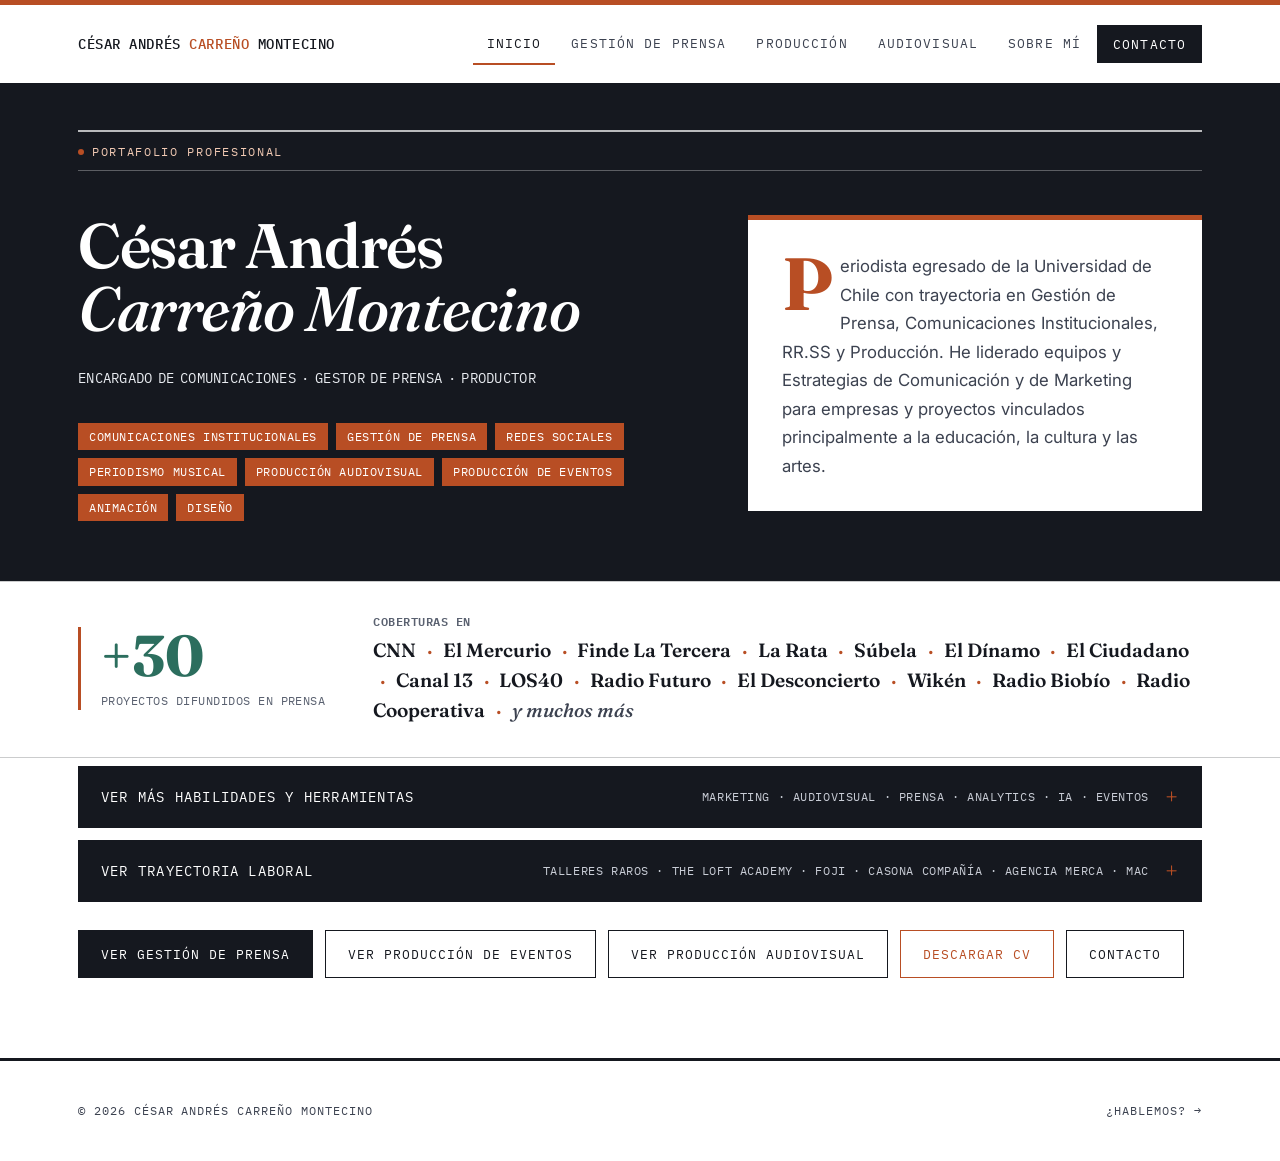
<file: index.html>
<!DOCTYPE html>
<html lang="es">
<head>
<meta charset="UTF-8">
<meta name="viewport" content="width=device-width, initial-scale=1.0">
<title>César Andrés Carreño Montecino | Periodista, Gestor de Prensa, Productor</title>
<meta name="description" content="César Andrés Carreño Montecino, Periodista. Comunicaciones institucionales, gestión de prensa, marketing y producción de eventos.">
<meta name="keywords" content="Periodista, Comunicaciones, Comunicación estratégica, Comunicación institucional, Comunicación cultural, Comunicación digital, Redes sociales, Gestión de prensa, Producción cultural, Santiago de Chile">
<link rel="canonical" href="https://cesar-carreno-portafolio.vercel.app/">
<meta property="og:type" content="website">
<meta property="og:title" content="César Andrés Carreño Montecino | Periodista, Gestor de Prensa, Productor">
<meta property="og:description" content="Periodista con seis años de experiencia en gestión de prensa, comunicaciones institucionales y producción de eventos.">
<meta property="og:image" content="https://cesar-carreno-portafolio.vercel.app/images/hero-portrait.jpg">
<meta property="og:url" content="https://cesar-carreno-portafolio.vercel.app/">
<meta name="twitter:card" content="summary_large_image">
<meta property="og:locale" content="es_CL">
<meta property="og:site_name" content="César Andrés Carreño Montecino">
<meta name="twitter:title" content="César Andrés Carreño Montecino | Periodista, Gestor de Prensa, Productor">
<meta name="twitter:description" content="César Andrés Carreño Montecino, Periodista. Comunicaciones institucionales, gestión de prensa, marketing y producción de eventos.">
<meta name="twitter:image" content="https://cesar-carreno-portafolio.vercel.app/images/hero-portrait.jpg">
<meta name="author" content="César Andrés Carreño Montecino">
<meta name="theme-color" content="#FFFFFF">
<link rel="icon" href="/favicon.svg" type="image/svg+xml">
<script type="application/ld+json">
{
  "@context": "https://schema.org",
  "@type": "Person",
  "name": "César Andrés Carreño Montecino",
  "alternateName": "César Carreño Montecino",
  "jobTitle": "Periodista, Encargado de Comunicaciones y Gestor de Prensa",
  "description": "Periodista egresado de la Universidad de Chile con trayectoria en Gestión de Prensa, Comunicaciones Institucionales, RR.SS y Producción.",
  "url": "https://cesar-carreno-portafolio.vercel.app/",
  "image": "https://cesar-carreno-portafolio.vercel.app/images/hero-portrait.jpg",
  "alumniOf": {"@type": "CollegeOrUniversity", "name": "Universidad de Chile"},
  "address": {"@type": "PostalAddress", "addressLocality": "Santiago", "addressCountry": "CL"},
  "worksFor": {"@type": "Organization", "name": "Escena Chile", "url": "https://www.instagram.com/enescena.cl/"},
  "knowsAbout": ["Gestión de prensa", "Comunicaciones institucionales", "Redes sociales", "Periodismo musical", "Producción audiovisual", "Producción de eventos"],
  "sameAs": ["https://www.linkedin.com/in/c%C3%A9sar-carre%C3%B1o-montecino-96909b107/", "https://www.instagram.com/akaprincesar/", "https://www.instagram.com/enescena.cl/"]
}
</script>
<link rel="stylesheet" href="/styles.css">
</head>
<body>
<a class="skip-link" href="#main">Saltar al contenido</a>

<header class="masthead masthead-top">
  <div class="masthead-inner">
    <a class="wordmark" href="/">César Andrés <span>Carreño</span> Montecino</a>
    <button class="nav-toggle" aria-label="Abrir menú" aria-expanded="false">Menú</button>
    <nav class="mainnav">
      <a href="/" class="active">Inicio</a>
      <a href="/comunicaciones">Gestión de Prensa</a>
      <a href="/produccion">Producción</a>
      <a href="/audiovisual">Audiovisual</a>
      <a href="/sobre-mi">Sobre mí</a>
      <a href="/contacto" class="nav-cta">Contacto</a>
    </nav>
  </div>
</header>

<main id="main">
  <section class="hero">
    <div class="hero-banner">
      <div class="wrap hero-head">
        <span class="eyebrow">Portafolio profesional</span>
        <div class="hero-grid">
          <div class="hero-main">
            <h1 class="hero-name"><span>César Andrés</span> <span>Carreño Montecino</span></h1>
            <p class="hero-role"><span>Encargado de Comunicaciones ·</span> <span>Gestor de Prensa ·</span> <span>Productor</span></p>
          </div>
          <div class="hero-card">
            <p class="hero-bio">Periodista egresado de la Universidad de Chile con trayectoria en Gestión de Prensa, Comunicaciones Institucionales, RR.SS y Producción. He liderado equipos y Estrategias de Comunicación y de Marketing para empresas y proyectos vinculados principalmente a la educación, la cultura y las artes.</p>
          </div>
          <ul class="hero-tags" aria-label="Áreas de trabajo">
            <li>Comunicaciones institucionales</li>
            <li>Gestión de prensa</li>
            <li>Redes sociales</li>
            <li>Periodismo musical</li>
            <li>Producción audiovisual</li>
            <li>Producción de eventos</li>
            <li>Animación</li>
            <li>Diseño</li>
          </ul>
        </div>
      </div>
    </div>
  </section>

  <section class="proof" aria-label="Resultados destacados">
    <div class="wrap proof-grid">
      <div class="proof-stat">
        <span class="stat">+30</span>
        <span class="stat-label">Proyectos difundidos en prensa</span>
      </div>
      <div class="proof-media">
        <span class="stat-label">Coberturas en</span>
        <p>CNN <i>·</i> El Mercurio <i>·</i> Finde La Tercera <i>·</i> La Rata <i>·</i> Súbela <i>·</i> El Dínamo <i>·</i> El Ciudadano <i>·</i> Canal 13 <i>·</i> LOS40 <i>·</i> Radio Futuro <i>·</i> El Desconcierto <i>·</i> Wikén <i>·</i> Radio Biobío <i>·</i> Radio Cooperativa <i>·</i> <em>y muchos más</em></p>
      </div>
    </div>
  </section>

  <section class="actions" aria-label="Más información">
    <div class="wrap">
      <details class="disclosure disclosure-solid skills-more">
          <summary><span class="sum-label">Ver más habilidades y herramientas</span><span class="sum-peek">Marketing · Audiovisual · Prensa · Analytics · IA · Eventos</span></summary>
          <ul class="skills-list">
            <li>Creación y ejecución de Planes de Marketing y Comunicaciones</li>
            <li>Dirección, Producción y Postproducción Audiovisual</li>
            <li>Gestión de Prensa y Mailing de Boletines</li>
            <li>Creación de informes y evaluación de KPI’s</li>
            <li>Uso de Adobe Creative Suite, Canva y otros similares</li>
            <li>Uso de Google Analytics y Meta Ads</li>
            <li>Dominio de IA (Claude, Gemini, ChatGPT)</li>
            <li>Producción de eventos, ferias y conciertos</li>
            <li>Animación de escenarios y locución</li>
            <li>Relaciones públicas</li>
            <li>Gestión de redes sociales (Instagram, LinkedIn, YouTube, TikTok, Facebook)</li>
            <li>Edición web (WordPress, Wix, Vercel y similares)</li>
          </ul>
        </details>
      <details class="disclosure disclosure-solid exp-more">
        <summary><span class="sum-label" id="exp-title">Ver trayectoria laboral</span><span class="sum-peek">Talleres Raros · The Loft Academy · FOJI · Casona Compañía · Agencia Merca · MAC</span></summary>
        <div class="exp-inner">
          <div class="exp-intro">
            <p class="lede">Diseño y ejecución de estrategias y planes de comunicación y de marketing para instituciones, empresas y proyectos. Trabajo planificación estratégica, creación de contenidos, gestión de redes sociales y relación con medios. Además de realizar medición de resultados a través de KPI's, coordinar equipos &mdash;incluidas prácticas de periodismo&mdash;, edición y gestión de sitios web, campañas de prensa y comunicaciones internas.</p>
          </div>
          <h3 class="exp-subtitle">Línea de tiempo</h3>
          <ol class="exp-timeline" aria-label="Experiencia laboral, del más reciente al más antiguo">
        <li class="exp-item side-a">
          <div class="exp-period"><time>2026</time></div>
          <figure class="project-media exp-media"><img src="/images/talleres-raros.webp" alt="Pieza gráfica de comunicación de Talleres Raros, proyecto de formación en producción musical" width="1024" height="446" loading="lazy"></figure>
          <div class="exp-text">
              <span class="byline">Encargado de Comunicaciones</span>
              <h3>Talleres Raros</h3>
              <p>Responsable de las comunicaciones del proyecto de formación en producción musical <a class="inline-link" href="https://www.instagram.com/talleresraros/" target="_blank" rel="noopener noreferrer">Talleres Raros</a>, financiado por el Fondo para el Fomento de la Música Nacional, Convocatoria 2026.</p>
              <p>Coordinación del equipo de comunicaciones, plan y gestión de contenidos, elaboración de newsletter y comunicados, gestión de prensa y acciones de difusión para comunidades y público objetivo, enfocado en población LGBTIQAN+.</p>

              <p class="tags">Comunicación estratégica · Contenidos · Redes sociales · Coordinación · Gestión de prensa</p>
              <span class="stat-label">Enlaces de interés</span>
              <ul class="linklist">
                <li><a href="https://www.instagram.com/talleresraros/" target="_blank" rel="noopener noreferrer">Cuenta principal de Talleres Raros</a></li>
                <li><a href="https://www.elciudadano.com/arte-cultura/musica-y-autogestion-postula-a-talleres-raros-temporada-2026/04/29/" target="_blank" rel="noopener noreferrer">Publicación de convocatoria en El Ciudadano</a></li>
                <li><a href="https://www.larata.cl/noticias/2026/04/27/talleres-raros-abre-convocatoria-2026-de-autoproduccion-musical/107439/" target="_blank" rel="noopener noreferrer">Publicación en La Rata</a></li>
              </ul>
            </div>
        </li>
        <li class="exp-item side-b">
          <div class="exp-period"><time>2026</time></div>
          <figure class="project-media exp-media"><img src="/images/loft-academy.webp" alt="Comunicación digital para el ecosistema The Loft Academy, DjStore y DjSchool" width="1400" height="786" loading="lazy"></figure>
          <div class="exp-text">
              <span class="byline">Encargado de Comunicaciones</span>
              <h3>The Loft Academy · DjStore · DjSchool</h3>
              <p>Liderazgo de las comunicaciones del ecosistema de formación y producción musical The Loft Music Academy. Coordinación de un equipo de cinco profesionales más dos estudiantes en práctica, articulando la planificación y ejecución de contenidos y comunicaciones digitales para tres marcas.</p>

              <p class="tags">Comunicación estratégica · Redes sociales · Contenidos · Liderazgo de equipo · Edición web</p>
              <span class="stat-label">Enlaces de interés</span>
              <ul class="linklist">
                <li><a href="https://www.instagram.com/reel/DXQIb2XgF3_/" target="_blank" rel="noopener noreferrer">DjSchool</a></li>
                <li><a href="https://www.instagram.com/reel/DXIX-aNuRAh/" target="_blank" rel="noopener noreferrer">DjStore</a></li>
                <li><a href="https://www.instagram.com/reel/DYYHBkoRgfj/" target="_blank" rel="noopener noreferrer">The Loft Academy</a></li>
                <li><a href="https://djschool.org/" target="_blank" rel="noopener noreferrer">Rediseño Web DjSchool</a></li>
              </ul>
            </div>
        </li>
        <li class="exp-item side-a">
          <div class="exp-period"><time>2024</time></div>
          <div class="card exp-card">
            <h4>Fundación de Orquestas Juveniles (FOJI)</h4>
            <p class="byline" style="display:block;margin:6px 0 10px;">Productor de Apoyo · 2024</p>
            <p>Apoyo en producción, comunicaciones y redes sociales.</p>
            <span class="stat-label" style="margin-top:14px;margin-bottom:6px;">Enlaces de interés</span>
            <ul class="linklist" style="margin-top:6px;">
              <li><a href="https://www.instagram.com/foji_chile/" target="_blank" rel="noopener noreferrer">Cuenta de Instagram</a></li>
            </ul>
          </div>
          <div class="exp-aside" aria-hidden="true"><span>Producción</span><span>Comunicaciones</span><span>Redes sociales</span></div>
        </li>
        <li class="exp-item side-b">
          <div class="exp-period"><time>2023</time><span>– 2024</span></div>
          <figure class="project-media exp-media"><img src="/images/casona-compania.webp" alt="Fachada de Casona Compañía, centro para las industrias creativas en Barrio Yungay" width="760" height="188" loading="lazy"></figure>
          <div class="exp-text">
              <span class="byline">Encargado de Comunicaciones y Productor</span>
              <h3>Casona Compañía</h3>
              <p>Gestión integral de las comunicaciones del Centro para las Industrias Creativas Casona Compañía. Desarrollo de estrategia de comunicación, contenidos para redes sociales, mailing y gestión de prensa, diseño y edición de piezas gráficas y audiovisuales y producción de eventos.</p>

              <span class="stat">+18.000</span>
              <span class="stat-label">Seguidores nuevos en Instagram, de manera orgánica</span>
              <p class="tags">Comunicación estratégica · Redes sociales · Diseño · Audiovisual · Gestión de prensa · Producción</p>
              <span class="stat-label">Enlaces de interés</span>
              <ul class="linklist">
                <li><a href="https://www.instagram.com/p/Cu5McOBrfzo/" target="_blank" rel="noopener noreferrer">Presentación Casona Compañía 2023</a></li>
                <li><a href="https://www.instagram.com/p/CwIo7iRov7M/" target="_blank" rel="noopener noreferrer">Talleres 2023</a></li>
                <li><a href="https://www.instagram.com/p/CzwoQlGODLO/" target="_blank" rel="noopener noreferrer">Invitación Space is the Place</a></li>
                <li><a href="https://www.instagram.com/p/C7AZmClOmwS/" target="_blank" rel="noopener noreferrer">Espacios multiuso</a></li>
              </ul>
            </div>
        </li>
        <li class="exp-item side-a">
          <div class="exp-period"><time>2021</time><span>– 2022</span></div>
          <div class="card exp-card">
            <h4>Agencia Merca</h4>
            <p class="byline" style="display:block;margin:6px 0 10px;">Periodista y Encargado de Prensa · 2021 – 2022</p>
            <p>Gestión de prensa para proyectos culturales, festivales y artistas.</p>
            <span class="stat-label" style="margin-top:14px;margin-bottom:6px;">Enlaces de interés</span>
            <ul class="linklist" style="margin-top:6px;">
              <li><a href="https://www.instagram.com/agenciamerca/" target="_blank" rel="noopener noreferrer">Cuenta de Instagram</a></li>
            </ul>
          </div>
          <div class="exp-aside" aria-hidden="true"><span>Gestión de prensa</span><span>Proyectos culturales</span><span>Festivales y artistas</span></div>
        </li>
        <li class="exp-item side-b">
          <div class="exp-period"><time>2019</time></div>
          <div class="card exp-card">
            <h4>Museo de Arte Contemporáneo · MAC</h4>
            <p class="byline" style="display:block;margin:6px 0 10px;">Pasante de Producción · 2019</p>
            <p>Apoyo en procesos de producción y actividades culturales en MAC Sede Parque Forestal.</p>
            <span class="stat-label" style="margin-top:14px;margin-bottom:6px;">Enlaces de interés</span>
            <ul class="linklist" style="margin-top:6px;">
              <li><a href="https://www.instagram.com/museo_mac/" target="_blank" rel="noopener noreferrer">Cuenta de Instagram</a></li>
            </ul>
          </div>
          <div class="exp-aside" aria-hidden="true"><span>Producción</span><span>Actividades culturales</span></div>
        </li>
            <li class="exp-end" aria-hidden="true"></li>
          </ol>
        </div>
      </details>
      <div class="btn-row">
          <a class="btn btn-solid" href="/comunicaciones">Ver Gestión de Prensa</a>
          <a class="btn" href="/produccion">Ver Producción de Eventos</a>
          <a class="btn" href="/audiovisual">Ver Producción Audiovisual</a>
          <a class="btn btn-red" href="https://drive.google.com/file/d/1Jh0tTYR2kb8zZBAf7uun0ua8ZtYoJKNA/view?usp=sharing" target="_blank" rel="noopener noreferrer">Descargar CV</a>
          <a class="btn" href="/contacto">Contacto</a>
        </div>
    </div>
  </section>
</main>

<footer>
  <div class="wrap footer-inner">
    <span class="byline">© <span id="year"></span> César Andrés Carreño Montecino</span>
    <span class="byline"><a href="/contacto">¿Hablemos? →</a></span>
  </div>
</footer>

<script>document.getElementById('year').textContent = new Date().getFullYear();</script>
<script src="/script.js"></script>
</body>
</html>
</file>
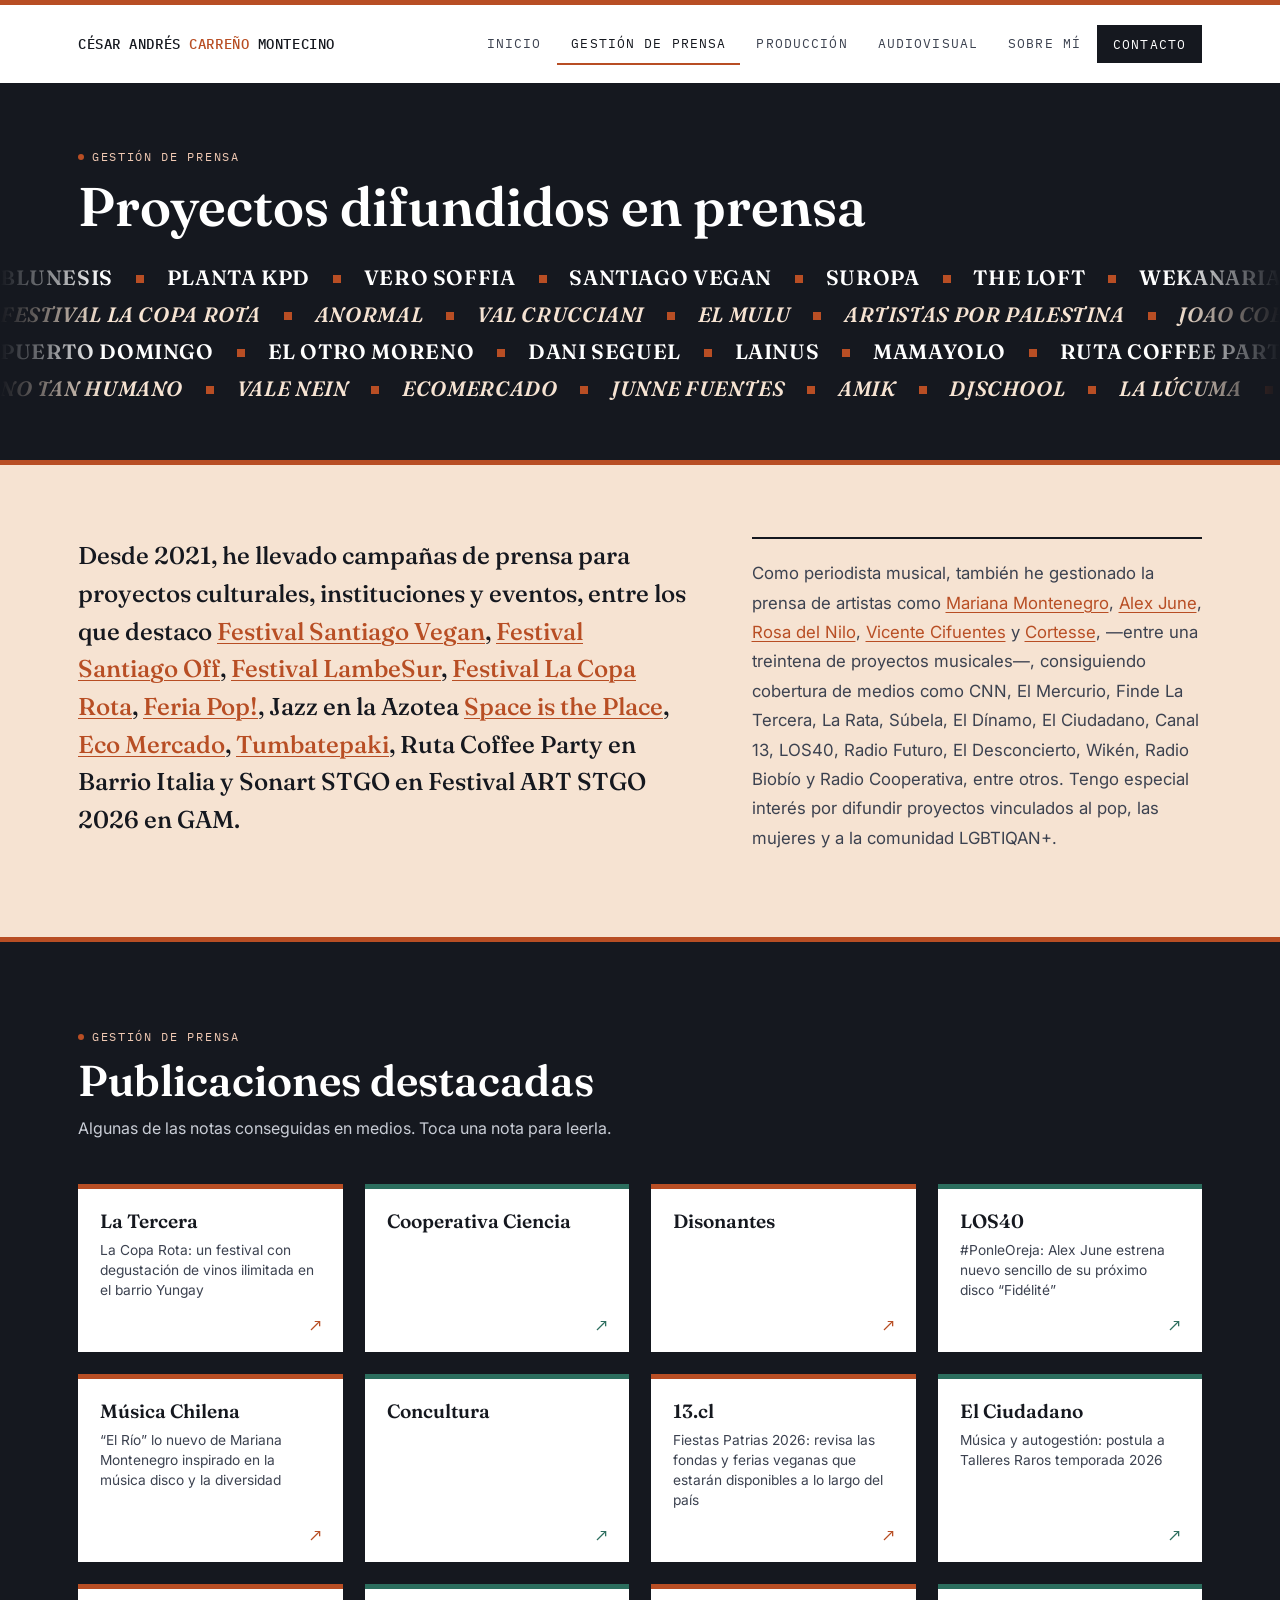
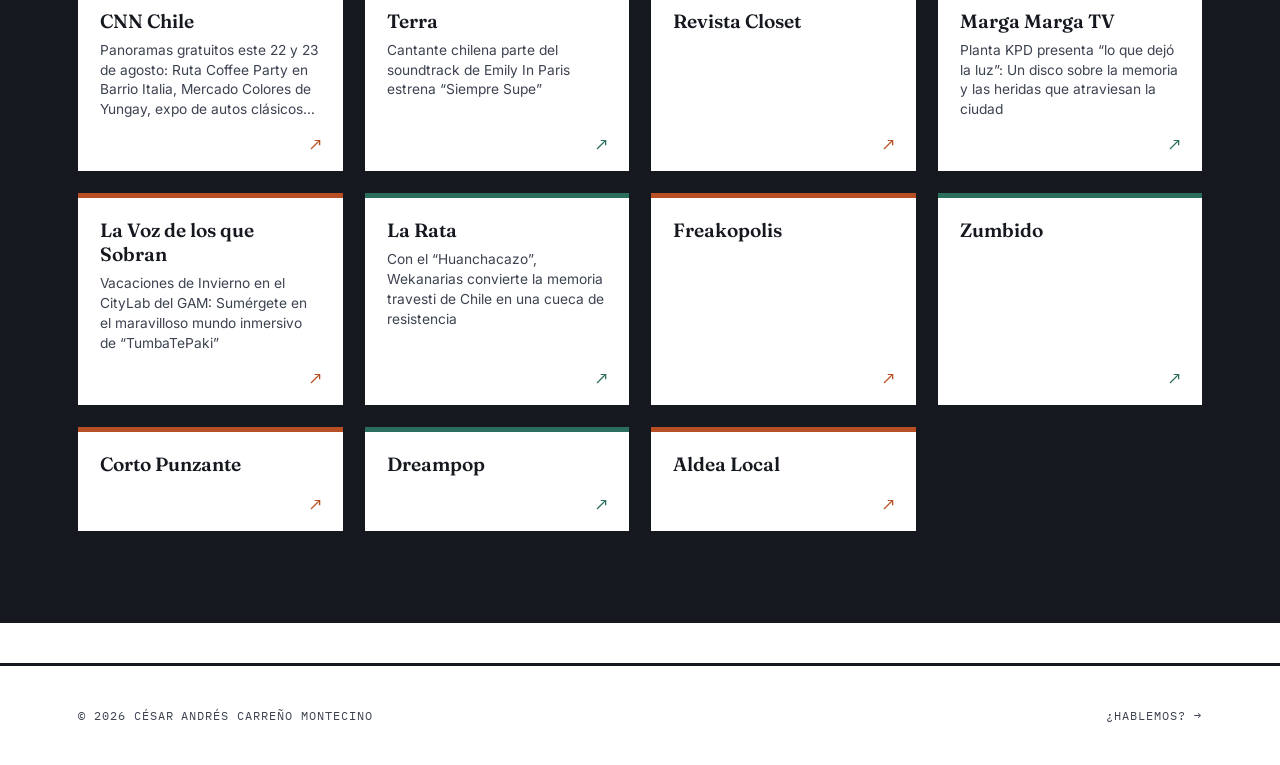
<file: comunicaciones.html>
<!DOCTYPE html>
<html lang="es">
<head>
<meta charset="UTF-8">
<meta name="viewport" content="width=device-width, initial-scale=1.0">
<title>Gestión de Prensa | César Andrés Carreño Montecino</title>
<meta name="description" content="Gestión de prensa y relaciones con medios para proyectos culturales, instituciones, eventos y artistas musicales. Periodista con campañas desde 2021.">
<link rel="canonical" href="https://cesar-carreno-portafolio.vercel.app/comunicaciones">
<meta property="og:type" content="website">
<meta property="og:title" content="Gestión de Prensa | César Andrés Carreño Montecino">
<meta property="og:description" content="Gestión de prensa y relaciones con medios para proyectos culturales, eventos y artistas musicales.">
<meta property="og:image" content="https://cesar-carreno-portafolio.vercel.app/images/gestion-prensa.jpg">
<meta property="og:url" content="https://cesar-carreno-portafolio.vercel.app/comunicaciones">
<meta name="twitter:card" content="summary_large_image">
<meta property="og:locale" content="es_CL">
<meta property="og:site_name" content="César Andrés Carreño Montecino">
<meta name="twitter:title" content="Gestión de Prensa | César Andrés Carreño Montecino">
<meta name="twitter:description" content="Gestión de prensa y relaciones con medios para proyectos culturales, instituciones, eventos y artistas musicales. Periodista con campañas desde 2021.">
<meta name="twitter:image" content="https://cesar-carreno-portafolio.vercel.app/images/gestion-prensa.jpg">
<meta name="author" content="César Andrés Carreño Montecino">
<meta name="theme-color" content="#FFFFFF">
<link rel="icon" href="/favicon.svg" type="image/svg+xml">
<link rel="stylesheet" href="/styles.css">
</head>
<body>
<a class="skip-link" href="#main">Saltar al contenido</a>

<header class="masthead masthead-top">
  <div class="masthead-inner">
    <a class="wordmark" href="/">César Andrés <span>Carreño</span> Montecino</a>
    <button class="nav-toggle" aria-label="Abrir menú" aria-expanded="false">Menú</button>
    <nav class="mainnav">
      <a href="/">Inicio</a>
      <a href="/comunicaciones" class="active">Gestión de Prensa</a>
      <a href="/produccion">Producción</a>
      <a href="/audiovisual">Audiovisual</a>
      <a href="/sobre-mi">Sobre mí</a>
      <a href="/contacto" class="nav-cta">Contacto</a>
    </nav>
  </div>
</header>

<main id="main">
  <section class="band band-top" aria-labelledby="band-title">
    <div class="wrap band-head">
      <span class="eyebrow">Gestión de Prensa</span>
      <h1 id="band-title">Proyectos difundidos en prensa</h1>
    </div>
    <div class="marquee">
      <div class="marquee-row to-left">
        <ul class="marquee-track">
          <li>Blunesis</li>
          <li>Planta KPD</li>
          <li>Vero Soffia</li>
          <li>Santiago Vegan</li>
          <li>Suropa</li>
          <li>The Loft</li>
          <li>Wekanarias</li>
          <li>Akila Zorrilla</li>
          <li>Ignacia Torres</li>
          <li>Tatuara</li>
          <li>Talleres Raros</li>
          <li aria-hidden="true">Blunesis</li>
          <li aria-hidden="true">Planta KPD</li>
          <li aria-hidden="true">Vero Soffia</li>
          <li aria-hidden="true">Santiago Vegan</li>
          <li aria-hidden="true">Suropa</li>
          <li aria-hidden="true">The Loft</li>
          <li aria-hidden="true">Wekanarias</li>
          <li aria-hidden="true">Akila Zorrilla</li>
          <li aria-hidden="true">Ignacia Torres</li>
          <li aria-hidden="true">Tatuara</li>
          <li aria-hidden="true">Talleres Raros</li>
        </ul>
      </div>
      <div class="marquee-row to-right">
        <ul class="marquee-track">
          <li>Festival La Copa Rota</li>
          <li>Anormal</li>
          <li>Val Crucciani</li>
          <li>El Mulu</li>
          <li>Artistas por Palestina</li>
          <li>Joao Coello</li>
          <li>Noroeste Clap</li>
          <li>Lindoytriste</li>
          <li>Sonart STGO</li>
          <li>Feria Pop!</li>
          <li>Cortesse</li>
          <li aria-hidden="true">Festival La Copa Rota</li>
          <li aria-hidden="true">Anormal</li>
          <li aria-hidden="true">Val Crucciani</li>
          <li aria-hidden="true">El Mulu</li>
          <li aria-hidden="true">Artistas por Palestina</li>
          <li aria-hidden="true">Joao Coello</li>
          <li aria-hidden="true">Noroeste Clap</li>
          <li aria-hidden="true">Lindoytriste</li>
          <li aria-hidden="true">Sonart STGO</li>
          <li aria-hidden="true">Feria Pop!</li>
          <li aria-hidden="true">Cortesse</li>
        </ul>
      </div>
      <div class="marquee-row to-left">
        <ul class="marquee-track">
          <li>Puerto Domingo</li>
          <li>El Otro Moreno</li>
          <li>Dani Seguel</li>
          <li>Lainus</li>
          <li>Mamayolo</li>
          <li>Ruta Coffee Party</li>
          <li>Grantssun</li>
          <li>Mariana Montenegro</li>
          <li>Lepidóptera</li>
          <li>Casona Compañía</li>
          <li>Tumbatepaki</li>
          <li aria-hidden="true">Puerto Domingo</li>
          <li aria-hidden="true">El Otro Moreno</li>
          <li aria-hidden="true">Dani Seguel</li>
          <li aria-hidden="true">Lainus</li>
          <li aria-hidden="true">Mamayolo</li>
          <li aria-hidden="true">Ruta Coffee Party</li>
          <li aria-hidden="true">Grantssun</li>
          <li aria-hidden="true">Mariana Montenegro</li>
          <li aria-hidden="true">Lepidóptera</li>
          <li aria-hidden="true">Casona Compañía</li>
          <li aria-hidden="true">Tumbatepaki</li>
        </ul>
      </div>
      <div class="marquee-row to-right">
        <ul class="marquee-track">
          <li>No Tan Humano</li>
          <li>Vale Nein</li>
          <li>Ecomercado</li>
          <li>Junne Fuentes</li>
          <li>Amik</li>
          <li>DjSchool</li>
          <li>La Lúcuma</li>
          <li>Infini</li>
          <li>Alex June</li>
          <li>Khoke</li>
          <li aria-hidden="true">No Tan Humano</li>
          <li aria-hidden="true">Vale Nein</li>
          <li aria-hidden="true">Ecomercado</li>
          <li aria-hidden="true">Junne Fuentes</li>
          <li aria-hidden="true">Amik</li>
          <li aria-hidden="true">DjSchool</li>
          <li aria-hidden="true">La Lúcuma</li>
          <li aria-hidden="true">Infini</li>
          <li aria-hidden="true">Alex June</li>
          <li aria-hidden="true">Khoke</li>
        </ul>
      </div>
    </div>
  </section>

  <section id="prensa" class="press">
    <div class="wrap press-grid">
      <p class="press-lede">Desde 2021, he llevado campañas de prensa para proyectos culturales, instituciones y eventos, entre los que destaco <a class="inline-link" href="https://www.instagram.com/p/DbrVJaGs3KO/" target="_blank" rel="noopener noreferrer">Festival Santiago Vegan</a>, <a class="inline-link" href="https://www.instagram.com/fundacionsantiagooff/" target="_blank" rel="noopener noreferrer">Festival Santiago Off</a>, <a class="inline-link" href="https://www.instagram.com/lambesur/" target="_blank" rel="noopener noreferrer">Festival LambeSur</a>, <a class="inline-link" href="https://www.instagram.com/lacoparotafestival/" target="_blank" rel="noopener noreferrer">Festival La Copa Rota</a>, <a class="inline-link" href="https://www.instagram.com/feriapopcl/" target="_blank" rel="noopener noreferrer">Feria Pop!</a>, Jazz en la Azotea <a class="inline-link" href="https://www.cooperativaciencia.cl/tendencias/2023/11/23/jazz-y-estrellas-en-el-space-is-the-place-del-barrio-yungay/" target="_blank" rel="noopener noreferrer">Space is the Place</a>, <a class="inline-link" href="https://www.instagram.com/ecomercado_cl/" target="_blank" rel="noopener noreferrer">Eco Mercado</a>, <a class="inline-link" href="https://www.instagram.com/tumbatepaki/" target="_blank" rel="noopener noreferrer">Tumbatepaki</a>, Ruta Coffee Party en Barrio Italia y Sonart STGO en Festival ART STGO 2026 en GAM.</p>
      <p class="press-col">Como periodista musical, también he gestionado la prensa de artistas como <a class="inline-link" href="https://www.instagram.com/mari_monte_negro/" target="_blank" rel="noopener noreferrer">Mariana Montenegro</a>, <a class="inline-link" href="https://www.instagram.com/enujxela/" target="_blank" rel="noopener noreferrer">Alex June</a>, <a class="inline-link" href="https://www.instagram.com/rosadelnilo_/" target="_blank" rel="noopener noreferrer">Rosa del Nilo</a>, <a class="inline-link" href="https://www.instagram.com/vicentecifuentes/" target="_blank" rel="noopener noreferrer">Vicente Cifuentes</a> y <a class="inline-link" href="https://www.instagram.com/cortessee/" target="_blank" rel="noopener noreferrer">Cortesse</a>, &mdash;entre una treintena de proyectos musicales&mdash;, consiguiendo cobertura de medios como CNN, El Mercurio, Finde La Tercera, La Rata, Súbela, El Dínamo, El Ciudadano, Canal 13, LOS40, Radio Futuro, El Desconcierto, Wikén, Radio Biobío y Radio Cooperativa, entre otros. Tengo especial interés por difundir proyectos vinculados al pop, las mujeres y a la comunidad LGBTIQAN+.</p>
    </div>
  </section>

  <section id="publicaciones" class="pubs-stage" aria-labelledby="pubs-title">
    <div class="wrap">
      <div class="pubs-head">
        <span class="eyebrow">Gestión de Prensa</span>
        <h2 id="pubs-title">Publicaciones destacadas</h2>
        <p>Algunas de las notas conseguidas en medios. Toca una nota para leerla.</p>
      </div>
      <ul class="pubs-grid">
          <li><a class="pub-card" href="https://www.latercera.com/finde/noticia/la-copa-rota-un-festival-con-degustacion-de-vinos-ilimitada-en-el-barrio-yungay/" target="_blank" rel="noopener noreferrer"><span>La Tercera</span><small>La Copa Rota: un festival con degustación de vinos ilimitada en el barrio Yungay</small></a></li>
          <li><a class="pub-card" href="https://www.cooperativaciencia.cl/tendencias/2023/11/23/jazz-y-estrellas-en-el-space-is-the-place-del-barrio-yungay/" target="_blank" rel="noopener noreferrer"><span>Cooperativa Ciencia</span></a></li>
          <li><a class="pub-card" href="https://www.disonantes.cl/feria-pop-celebrara-el-legado-de-cecilia-y-los-20-anos-de-lulu-jam-en-un-evento-gratuito-en-casa-compania/" target="_blank" rel="noopener noreferrer"><span>Disonantes</span></a></li>
          <li><a class="pub-card" href="https://los40.cl/2023/ponleoreja-alex-june-estrena-nuevo-sencillo-de-su-proximo-disco-fidelite-149152.html" target="_blank" rel="noopener noreferrer"><span>LOS40</span><small>#PonleOreja: Alex June estrena nuevo sencillo de su próximo disco “Fidélité”</small></a></li>
          <li><a class="pub-card" href="https://www.musicachilena.cl/v2/el-rio-lo-nuevo-de-mariana-montenegro-inspirado-en-la-musica-disco-y-la-diversidad/" target="_blank" rel="noopener noreferrer"><span>Música Chilena</span><small>“El Río” lo nuevo de Mariana Montenegro inspirado en la música disco y la diversidad</small></a></li>
          <li><a class="pub-card" href="https://concultura.cl/festival-santiago-vegan-una-alternativa-para-celebrar-fiestas-patrias-llega-a-matucana-100-con-musica-gastronomia-y-cultura/" target="_blank" rel="noopener noreferrer"><span>Concultura</span></a></li>
          <li><a class="pub-card" href="https://www.13.cl/programas/noticias-13/servicios/fiestas-patrias-2026-revisa-las-fondas-y-ferias-veganas-que-estaran" target="_blank" rel="noopener noreferrer"><span>13.cl</span><small>Fiestas Patrias 2026: revisa las fondas y ferias veganas que estarán disponibles a lo largo del país</small></a></li>
          <li><a class="pub-card" href="https://www.elciudadano.com/arte-cultura/musica-y-autogestion-postula-a-talleres-raros-temporada-2026/04/29/" target="_blank" rel="noopener noreferrer"><span>El Ciudadano</span><small>Música y autogestión: postula a Talleres Raros temporada 2026</small></a></li>
          <li><a class="pub-card" href="https://www.cnnchile.com/cultura/panoramas-gratuitos-este-22-y-23-de-agosto-ruta-coffee-party-en-barrio-italia-mercado-colores-de-yungay-expo-de-autos-clasicos-en-nunoa-y-torneo-de-puzzles-en-el-mut/" target="_blank" rel="noopener noreferrer"><span>CNN Chile</span><small>Panoramas gratuitos este 22 y 23 de agosto: Ruta Coffee Party en Barrio Italia, Mercado Colores de Yungay, expo de autos clásicos en Ñuñoa y torneo de puzzles en el MUT</small></a></li>
          <li><a class="pub-card" href="https://www.terra.cl/entretenimiento/2022/9/30/cantante-chilena-parte-del-soundtrack-de-emily-in-paris-estrena-siempre-supe-14797.html" target="_blank" rel="noopener noreferrer"><span>Terra</span><small>Cantante chilena parte del soundtrack de Emily In Paris estrena “Siempre Supe”</small></a></li>
          <li><a class="pub-card" href="https://www.revistacloset.cl/web/2026/04/05/rosa-del-nilo-presenta-el-videoclip-de-run-run-un-adelanto-de-su-proximo-ep-de-duelo-en-duelo/" target="_blank" rel="noopener noreferrer"><span>Revista Closet</span></a></li>
          <li><a class="pub-card" href="https://margamargatv.cl/planta-kpd-presenta-lo-que-dejo-la-luz-un-disco-sobre-la-memoria-y-las-heridas-que-atraviesan-la-ciudad/" target="_blank" rel="noopener noreferrer"><span>Marga Marga TV</span><small>Planta KPD presenta “lo que dejó la luz”: Un disco sobre la memoria y las heridas que atraviesan la ciudad</small></a></li>
          <li><a class="pub-card" href="https://lavozdelosquesobran.cl/cultura-b/vacaciones-de-invierno-en-el-citylab-del-gam-sumergete-en-el-maravilloso-mundo-inmersivo-de-tumbatepaki/28062024" target="_blank" rel="noopener noreferrer"><span>La Voz de los que Sobran</span><small>Vacaciones de Invierno en el CityLab del GAM: Sumérgete en el maravilloso mundo inmersivo de “TumbaTePaki”</small></a></li>
          <li><a class="pub-card" href="https://www.larata.cl/noticias/2026/09/18/con-el-huanchacazo-wekanarias-convierte-la-memoria-travesti-de-chile-en-una-cueca-de-resistencia/108981/" target="_blank" rel="noopener noreferrer"><span>La Rata</span><small>Con el “Huanchacazo”, Wekanarias convierte la memoria travesti de Chile en una cueca de resistencia</small></a></li>
          <li><a class="pub-card" href="https://freakopolis.cl/la-musica-que-se-esconde-detras-de-una-obra/" target="_blank" rel="noopener noreferrer"><span>Freakopolis</span></a></li>
          <li><a class="pub-card" href="https://zumbido.cl/vicente-cifuentes-anuncia-show-en-teatro-nescafe-de-las-artes/" target="_blank" rel="noopener noreferrer"><span>Zumbido</span></a></li>
          <li><a class="pub-card" href="https://cortopunzante.com/2026/11/01/blunesis-deja-atras-lo-electronico-y-escribe-en-espanol-en-silenciado/" target="_blank" rel="noopener noreferrer"><span>Corto Punzante</span></a></li>
          <li><a class="pub-card" href="https://www.dreampop.cl/2026/10/30/baila-al-ritmo-de-suropa-y-su-corazon-sombrio-synth-pop-y-desamor-en-su-disco-debut/" target="_blank" rel="noopener noreferrer"><span>Dreampop</span></a></li>
          <li><a class="pub-card" href="https://www.aldealocal.cl/2026/08/21/art-stgo-presenta-sonart-listening-sessionsesiones-de-escucha-activa-y-sinestesia-en-el-gam-este-sabado-22-y-domingo-23-de-agosto/" target="_blank" rel="noopener noreferrer"><span>Aldea Local</span></a></li>
      </ul>
    </div>
  </section>
</main>

<footer>
  <div class="wrap footer-inner">
    <span class="byline">© <span id="year"></span> César Andrés Carreño Montecino</span>
    <span class="byline"><a href="/contacto">¿Hablemos? →</a></span>
  </div>
</footer>

<script>document.getElementById('year').textContent = new Date().getFullYear();</script>
<script src="/script.js"></script>
</body>
</html>
</file>
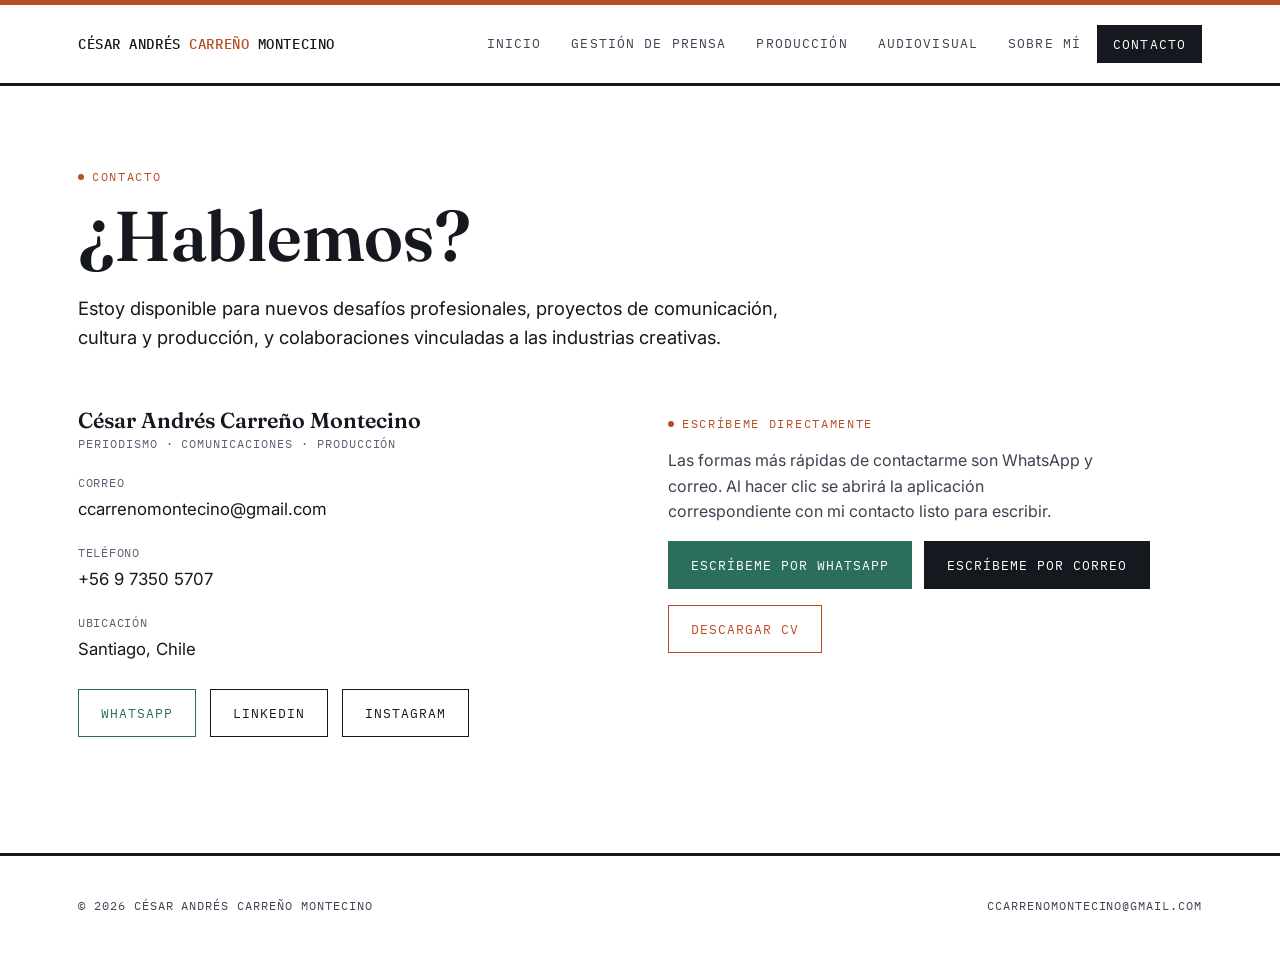
<file: contacto.html>
<!DOCTYPE html>
<html lang="es">
<head>
<meta charset="UTF-8">
<meta name="viewport" content="width=device-width, initial-scale=1.0">
<title>Contacto | César Andrés Carreño Montecino</title>
<meta name="description" content="Contacta a César Andrés Carreño Montecino, Periodista y Encargado de Comunicaciones en Santiago de Chile, para proyectos de comunicación, cultura y producción.">
<link rel="canonical" href="https://cesar-carreno-portafolio.vercel.app/contacto">
<meta property="og:type" content="website">
<meta property="og:title" content="Contacto | César Andrés Carreño Montecino">
<meta property="og:description" content="Disponible para nuevos desafíos profesionales en comunicación, cultura y producción.">
<meta property="og:image" content="https://cesar-carreno-portafolio.vercel.app/images/hero-portrait.jpg">
<meta property="og:url" content="https://cesar-carreno-portafolio.vercel.app/contacto">
<meta name="twitter:card" content="summary_large_image">
<meta property="og:locale" content="es_CL">
<meta property="og:site_name" content="César Andrés Carreño Montecino">
<meta name="twitter:title" content="Contacto | César Andrés Carreño Montecino">
<meta name="twitter:description" content="Contacta a César Andrés Carreño Montecino, Periodista y Encargado de Comunicaciones en Santiago de Chile, para proyectos de comunicación, cultura y producción.">
<meta name="twitter:image" content="https://cesar-carreno-portafolio.vercel.app/images/hero-portrait.jpg">
<meta name="author" content="César Andrés Carreño Montecino">
<meta name="theme-color" content="#FFFFFF">
<link rel="icon" href="/favicon.svg" type="image/svg+xml">
<link rel="stylesheet" href="/styles.css">
</head>
<body>
<a class="skip-link" href="#main">Saltar al contenido</a>

<header class="masthead masthead-top">
  <div class="masthead-inner">
    <a class="wordmark" href="/">César Andrés <span>Carreño</span> Montecino</a>
    <button class="nav-toggle" aria-label="Abrir menú" aria-expanded="false">Menú</button>
    <nav class="mainnav">
      <a href="/">Inicio</a>
      <a href="/comunicaciones">Gestión de Prensa</a>
      <a href="/produccion">Producción</a>
      <a href="/audiovisual">Audiovisual</a>
      <a href="/sobre-mi">Sobre mí</a>
      <a href="/contacto" class="nav-cta active">Contacto</a>
    </nav>
  </div>
</header>

<main id="main">
  <section>
    <div class="wrap">
      <div class="section-head" style="margin-bottom:56px;">
        <span class="eyebrow">Contacto</span>
        <h1>¿Hablemos?</h1>
        <p class="lede" style="margin-top:20px;max-width:60ch;">Estoy disponible para nuevos desafíos profesionales, proyectos de comunicación, cultura y producción, y colaboraciones vinculadas a las industrias creativas.</p>
      </div>

      <div class="contact-grid">
        <div class="contact-info">
          <h3 style="margin-bottom:2px;">César Andrés Carreño Montecino</h3>
          <p class="byline" style="display:block;">Periodismo · Comunicaciones · Producción</p>

          <dl>
            <dt>Correo</dt>
            <dd><a href="mailto:ccarrenomontecino@gmail.com">ccarrenomontecino@gmail.com</a></dd>
            <dt>Teléfono</dt>
            <dd><a href="tel:+56973505707">+56 9 7350 5707</a></dd>
            <dt>Ubicación</dt>
            <dd>Santiago, Chile</dd>
          </dl>

          <div class="social-row">
            <a class="btn btn-wa" href="https://wa.me/56973505707?text=Hola%20C%C3%A9sar%2C%20vi%20tu%20portafolio%20y%20quisiera%20conversar" target="_blank" rel="noopener noreferrer">WhatsApp</a>
            <a class="btn" href="https://www.linkedin.com/in/c%C3%A9sar-carre%C3%B1o-montecino-96909b107/" target="_blank" rel="noopener noreferrer">LinkedIn</a>
            <a class="btn" href="https://www.instagram.com/akaprincesar/" target="_blank" rel="noopener noreferrer">Instagram</a>
          </div>
        </div>

        <div>
          <span class="eyebrow">Escríbeme directamente</span>
          <p style="margin-top:14px;max-width:44ch;">Las formas más rápidas de contactarme son WhatsApp y correo. Al hacer clic se abrirá la aplicación correspondiente con mi contacto listo para escribir.</p>
          <div class="btn-row" style="margin-top:10px;">
            <a class="btn btn-solid btn-wa" href="https://wa.me/56973505707?text=Hola%20C%C3%A9sar%2C%20vi%20tu%20portafolio%20y%20quisiera%20conversar" target="_blank" rel="noopener noreferrer">Escríbeme por WhatsApp</a>
            <a class="btn btn-solid" href="mailto:ccarrenomontecino@gmail.com?subject=Contacto%20desde%20portafolio">Escríbeme por correo</a>
          </div>
          <div class="btn-row" style="margin-top:16px;">
            <a class="btn btn-red" href="https://drive.google.com/file/d/1Jh0tTYR2kb8zZBAf7uun0ua8ZtYoJKNA/view?usp=sharing" target="_blank" rel="noopener noreferrer">Descargar CV</a>
          </div>
        </div>
      </div>
    </div>
  </section>
</main>

<footer>
  <div class="wrap footer-inner">
    <span class="byline">© <span id="year"></span> César Andrés Carreño Montecino</span>
    <span class="byline"><a href="mailto:ccarrenomontecino@gmail.com">ccarrenomontecino@gmail.com</a></span>
  </div>
</footer>

<script>document.getElementById('year').textContent = new Date().getFullYear();</script>
<script src="/script.js"></script>
</body>
</html>
</file>
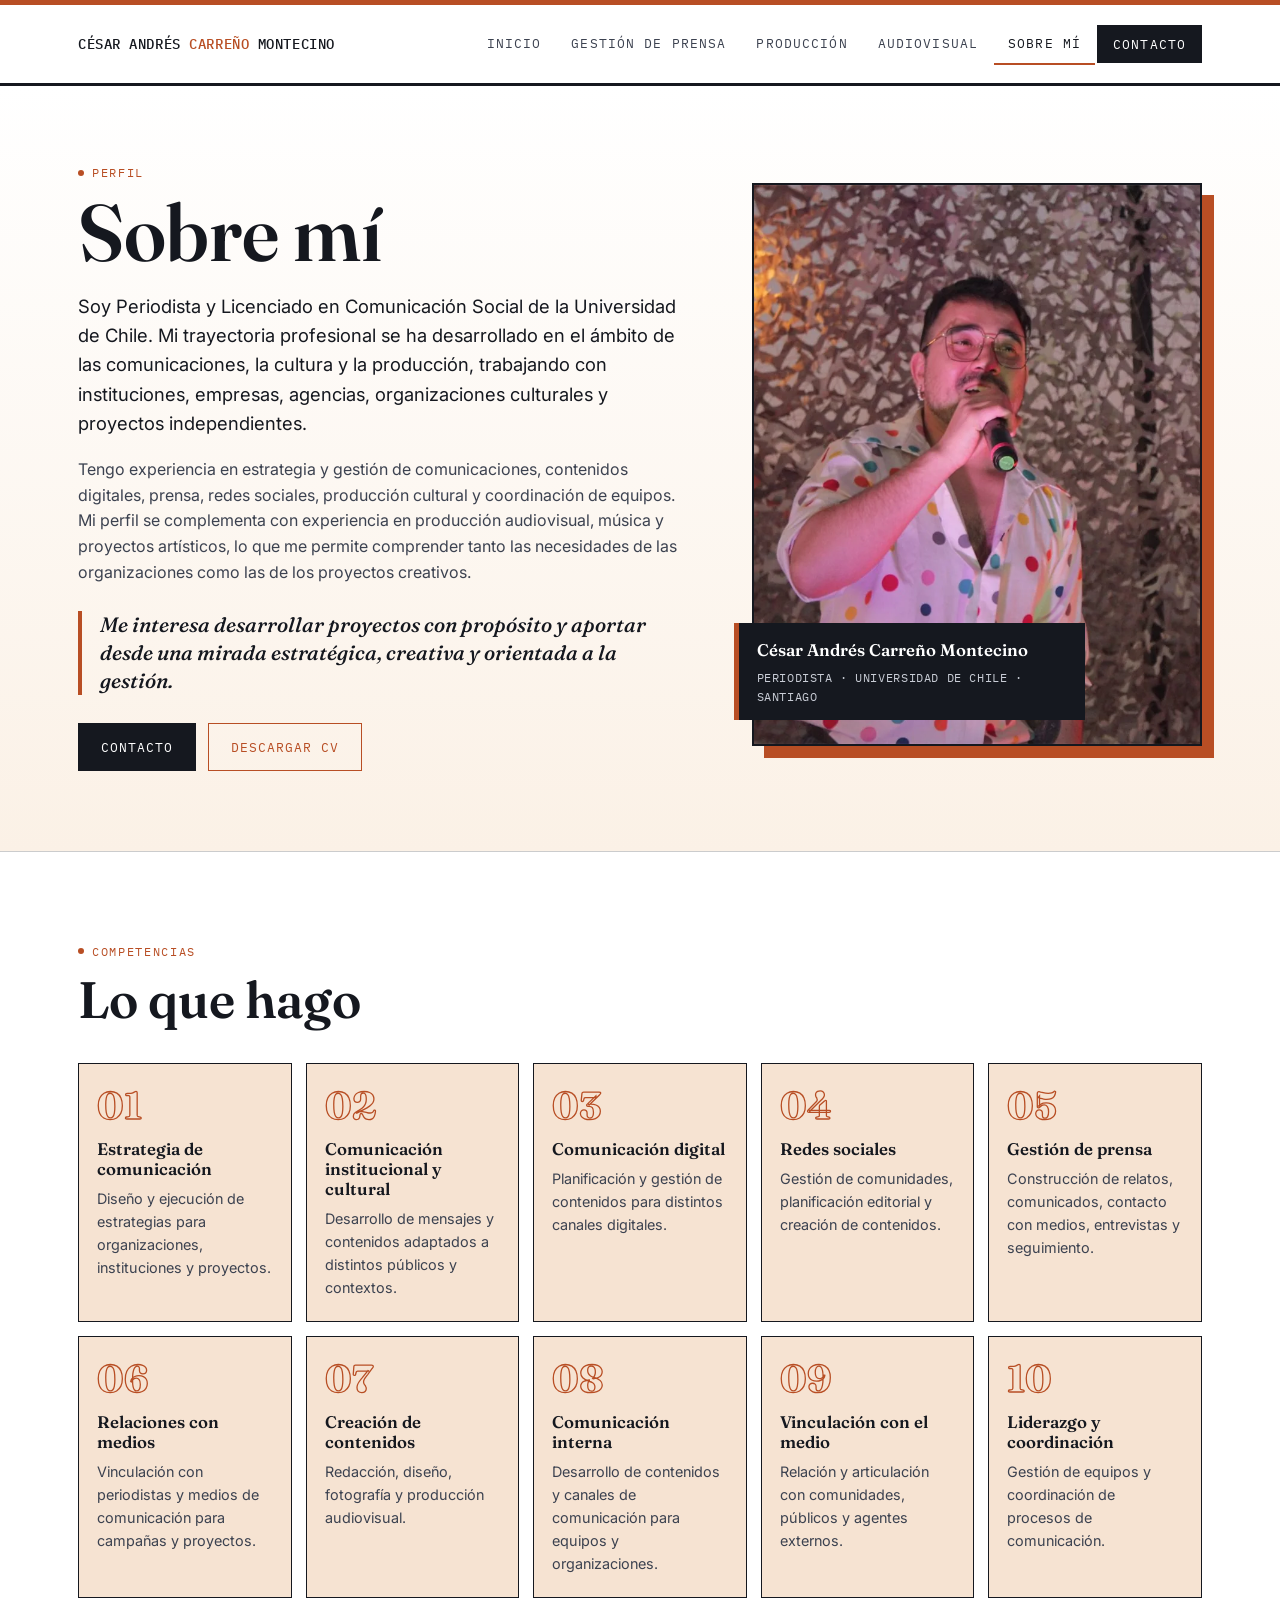
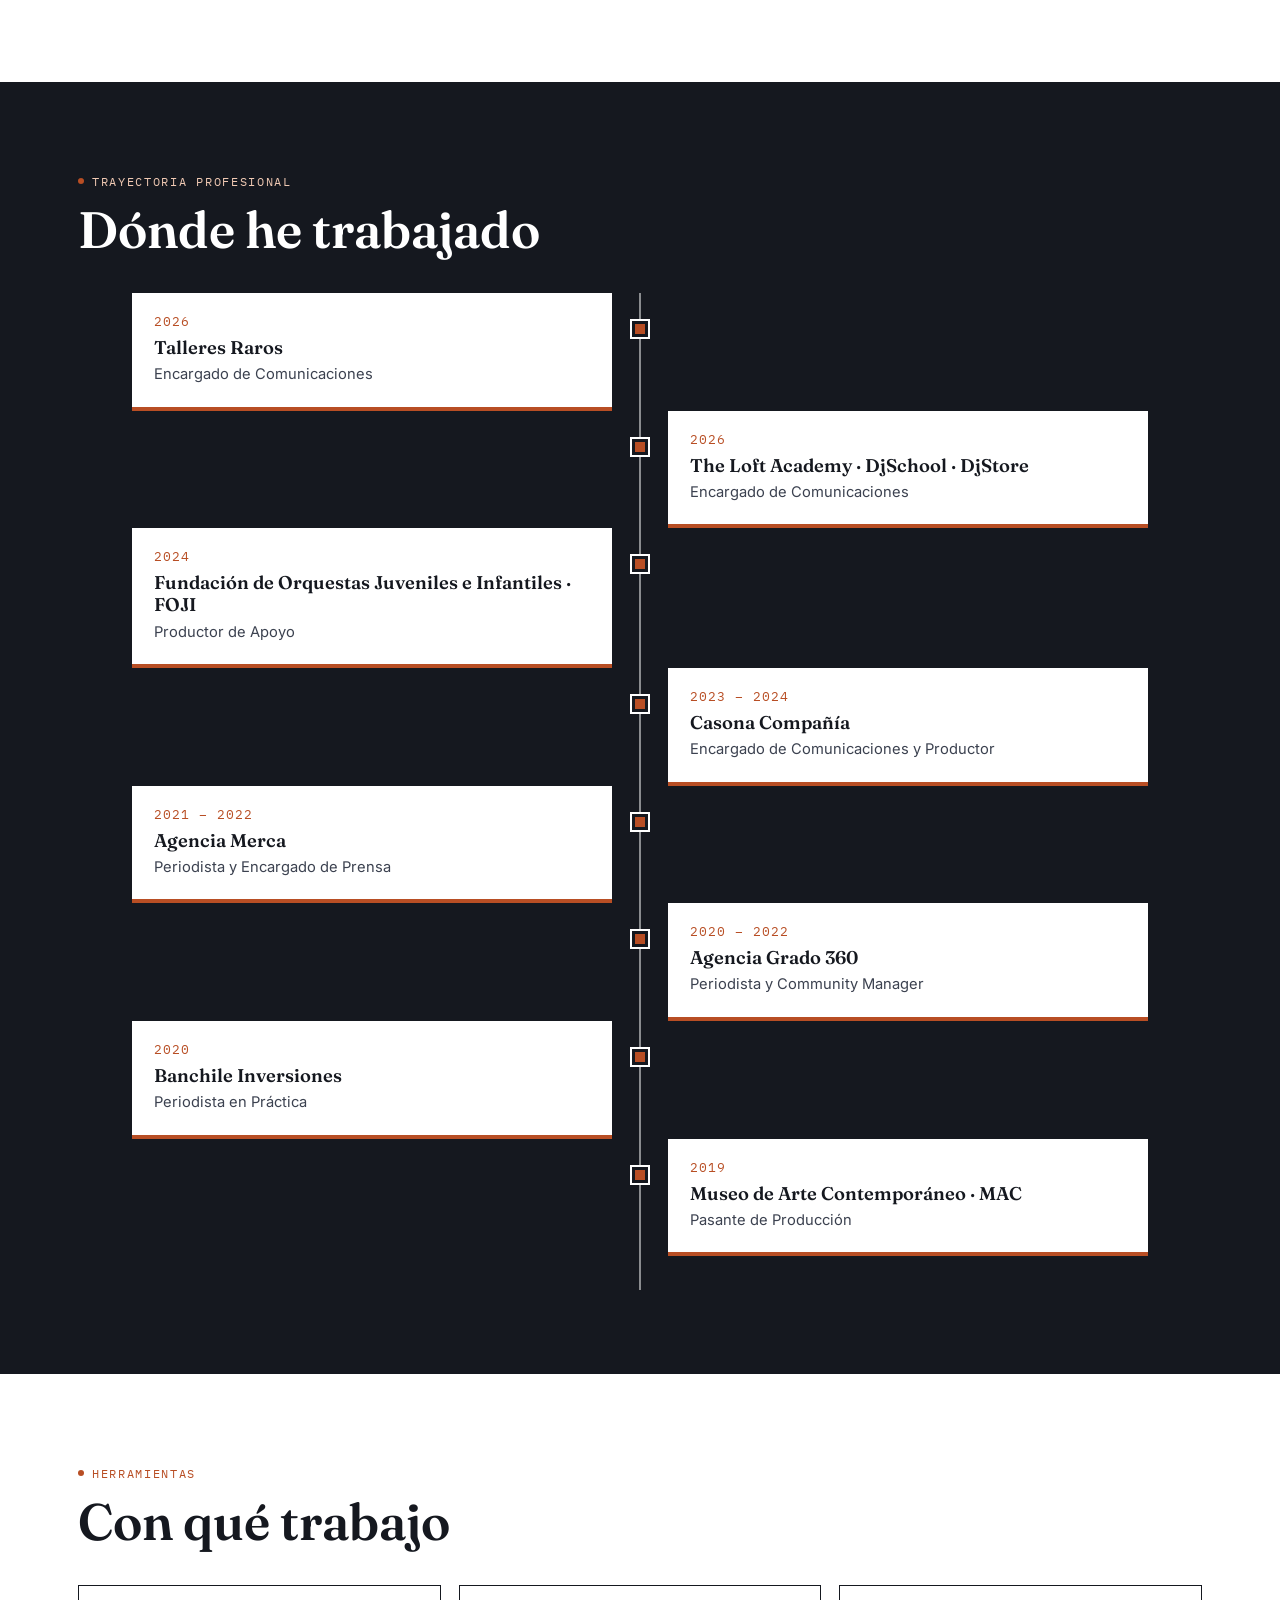
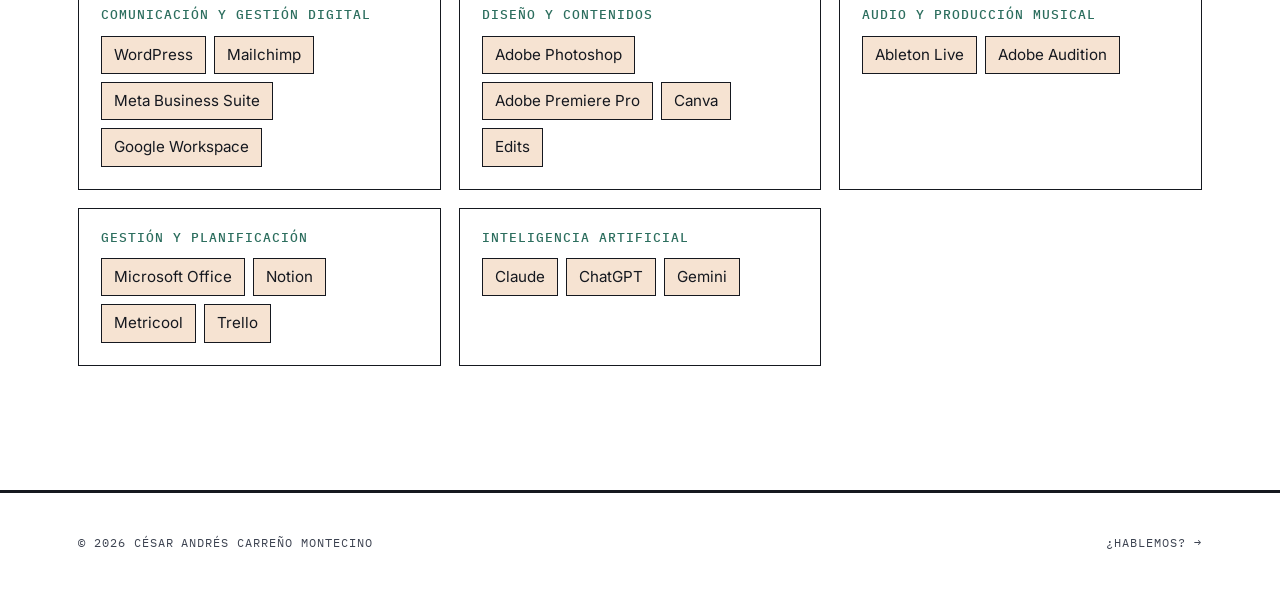
<file: sobre-mi.html>
<!DOCTYPE html>
<html lang="es">
<head>
<meta charset="UTF-8">
<meta name="viewport" content="width=device-width, initial-scale=1.0">
<title>Sobre mí | César Andrés Carreño Montecino</title>
<meta name="description" content="Periodista y Licenciado en Comunicación Social de la Universidad de Chile. Competencias, trayectoria profesional y herramientas de trabajo.">
<link rel="canonical" href="https://cesar-carreno-portafolio.vercel.app/sobre-mi">
<meta property="og:type" content="website">
<meta property="og:title" content="Sobre mí | César Andrés Carreño Montecino">
<meta property="og:description" content="Periodista y Licenciado en Comunicación Social, con trayectoria en comunicaciones, cultura y producción.">
<meta property="og:image" content="https://cesar-carreno-portafolio.vercel.app/images/hero-portrait.jpg">
<meta property="og:url" content="https://cesar-carreno-portafolio.vercel.app/sobre-mi">
<meta name="twitter:card" content="summary_large_image">
<meta property="og:locale" content="es_CL">
<meta property="og:site_name" content="César Andrés Carreño Montecino">
<meta name="twitter:title" content="Sobre mí | César Andrés Carreño Montecino">
<meta name="twitter:description" content="Periodista y Licenciado en Comunicación Social de la Universidad de Chile. Competencias, trayectoria profesional y herramientas de trabajo.">
<meta name="twitter:image" content="https://cesar-carreno-portafolio.vercel.app/images/hero-portrait.jpg">
<meta name="author" content="César Andrés Carreño Montecino">
<meta name="theme-color" content="#FFFFFF">
<link rel="icon" href="/favicon.svg" type="image/svg+xml">
<link rel="stylesheet" href="/styles.css">
</head>
<body>
<a class="skip-link" href="#main">Saltar al contenido</a>

<header class="masthead masthead-top">
  <div class="masthead-inner">
    <a class="wordmark" href="/">César Andrés <span>Carreño</span> Montecino</a>
    <button class="nav-toggle" aria-label="Abrir menú" aria-expanded="false">Menú</button>
    <nav class="mainnav">
      <a href="/">Inicio</a>
      <a href="/comunicaciones">Gestión de Prensa</a>
      <a href="/produccion">Producción</a>
      <a href="/audiovisual">Audiovisual</a>
      <a href="/sobre-mi" class="active">Sobre mí</a>
      <a href="/contacto" class="nav-cta">Contacto</a>
    </nav>
  </div>
</header>

<main id="main">
  <section class="sm-hero">
    <div class="wrap sm-hero-grid">
      <div class="sm-intro">
        <span class="eyebrow">Perfil</span>
        <h1>Sobre mí</h1>
        <p class="lede">Soy Periodista y Licenciado en Comunicación Social de la Universidad de Chile. Mi trayectoria profesional se ha desarrollado en el ámbito de las comunicaciones, la cultura y la producción, trabajando con instituciones, empresas, agencias, organizaciones culturales y proyectos independientes.</p>
        <p>Tengo experiencia en estrategia y gestión de comunicaciones, contenidos digitales, prensa, redes sociales, producción cultural y coordinación de equipos. Mi perfil se complementa con experiencia en producción audiovisual, música y proyectos artísticos, lo que me permite comprender tanto las necesidades de las organizaciones como las de los proyectos creativos.</p>
        <p class="sm-quote">Me interesa desarrollar proyectos con propósito y aportar desde una mirada estratégica, creativa y orientada a la gestión.</p>
        <div class="btn-row">
          <a class="btn btn-solid" href="/contacto">Contacto</a>
          <a class="btn btn-red" href="https://drive.google.com/file/d/1Jh0tTYR2kb8zZBAf7uun0ua8ZtYoJKNA/view?usp=sharing" target="_blank" rel="noopener noreferrer">Descargar CV</a>
        </div>
      </div>
      <figure class="sm-photo">
        <img src="/images/hero-portrait.webp" alt="Retrato de César Andrés Carreño Montecino" width="1400" height="933">
        <figcaption><strong>César Andrés Carreño Montecino</strong><span>Periodista · Universidad de Chile · Santiago</span></figcaption>
      </figure>
    </div>
  </section>

  <section class="sm-sec sm-comps" aria-labelledby="t-comp">
    <div class="wrap">
      <span class="eyebrow">Competencias</span>
      <h2 id="t-comp">Lo que hago</h2>
      <ul class="sm-comp-grid">
        <li class="sm-comp"><span class="sm-comp-n">01</span><h3>Estrategia de comunicación</h3><p>Diseño y ejecución de estrategias para organizaciones, instituciones y proyectos.</p></li>
        <li class="sm-comp"><span class="sm-comp-n">02</span><h3>Comunicación institucional y cultural</h3><p>Desarrollo de mensajes y contenidos adaptados a distintos públicos y contextos.</p></li>
        <li class="sm-comp"><span class="sm-comp-n">03</span><h3>Comunicación digital</h3><p>Planificación y gestión de contenidos para distintos canales digitales.</p></li>
        <li class="sm-comp"><span class="sm-comp-n">04</span><h3>Redes sociales</h3><p>Gestión de comunidades, planificación editorial y creación de contenidos.</p></li>
        <li class="sm-comp"><span class="sm-comp-n">05</span><h3>Gestión de prensa</h3><p>Construcción de relatos, comunicados, contacto con medios, entrevistas y seguimiento.</p></li>
        <li class="sm-comp"><span class="sm-comp-n">06</span><h3>Relaciones con medios</h3><p>Vinculación con periodistas y medios de comunicación para campañas y proyectos.</p></li>
        <li class="sm-comp"><span class="sm-comp-n">07</span><h3>Creación de contenidos</h3><p>Redacción, diseño, fotografía y producción audiovisual.</p></li>
        <li class="sm-comp"><span class="sm-comp-n">08</span><h3>Comunicación interna</h3><p>Desarrollo de contenidos y canales de comunicación para equipos y organizaciones.</p></li>
        <li class="sm-comp"><span class="sm-comp-n">09</span><h3>Vinculación con el medio</h3><p>Relación y articulación con comunidades, públicos y agentes externos.</p></li>
        <li class="sm-comp"><span class="sm-comp-n">10</span><h3>Liderazgo y coordinación</h3><p>Gestión de equipos y coordinación de procesos de comunicación.</p></li>
      </ul>
    </div>
  </section>

  <section class="sm-sec sm-trayectoria" aria-labelledby="t-tray">
    <div class="wrap">
      <span class="eyebrow">Trayectoria profesional</span>
      <h2 id="t-tray">Dónde he trabajado</h2>
      <ol class="sm-timeline">
        <li class="sm-item sm-l">
          <span class="sm-dot" aria-hidden="true"></span>
          <div class="sm-card"><time>2026</time><h3>Talleres Raros</h3><p>Encargado de Comunicaciones</p></div>
        </li>
        <li class="sm-item sm-r">
          <span class="sm-dot" aria-hidden="true"></span>
          <div class="sm-card"><time>2026</time><h3>The Loft Academy · DjSchool · DjStore</h3><p>Encargado de Comunicaciones</p></div>
        </li>
        <li class="sm-item sm-l">
          <span class="sm-dot" aria-hidden="true"></span>
          <div class="sm-card"><time>2024</time><h3>Fundación de Orquestas Juveniles e Infantiles · FOJI</h3><p>Productor de Apoyo</p></div>
        </li>
        <li class="sm-item sm-r">
          <span class="sm-dot" aria-hidden="true"></span>
          <div class="sm-card"><time>2023 – 2024</time><h3>Casona Compañía</h3><p>Encargado de Comunicaciones y Productor</p></div>
        </li>
        <li class="sm-item sm-l">
          <span class="sm-dot" aria-hidden="true"></span>
          <div class="sm-card"><time>2021 – 2022</time><h3>Agencia Merca</h3><p>Periodista y Encargado de Prensa</p></div>
        </li>
        <li class="sm-item sm-r">
          <span class="sm-dot" aria-hidden="true"></span>
          <div class="sm-card"><time>2020 – 2022</time><h3>Agencia Grado 360</h3><p>Periodista y Community Manager</p></div>
        </li>
        <li class="sm-item sm-l">
          <span class="sm-dot" aria-hidden="true"></span>
          <div class="sm-card"><time>2020</time><h3>Banchile Inversiones</h3><p>Periodista en Práctica</p></div>
        </li>
        <li class="sm-item sm-r">
          <span class="sm-dot" aria-hidden="true"></span>
          <div class="sm-card"><time>2019</time><h3>Museo de Arte Contemporáneo · MAC</h3><p>Pasante de Producción</p></div>
        </li>
      </ol>
    </div>
  </section>

  <section class="sm-sec sm-tools" aria-labelledby="t-tools">
    <div class="wrap">
      <span class="eyebrow">Herramientas</span>
      <h2 id="t-tools">Con qué trabajo</h2>
      <div class="sm-tool-grid">
        <div class="sm-tool"><h3>Comunicación y gestión digital</h3><ul><li>WordPress</li><li>Mailchimp</li><li>Meta Business Suite</li><li>Google Workspace</li></ul></div>
        <div class="sm-tool"><h3>Diseño y contenidos</h3><ul><li>Adobe Photoshop</li><li>Adobe Premiere Pro</li><li>Canva</li><li>Edits</li></ul></div>
        <div class="sm-tool"><h3>Audio y producción musical</h3><ul><li>Ableton Live</li><li>Adobe Audition</li></ul></div>
        <div class="sm-tool"><h3>Gestión y planificación</h3><ul><li>Microsoft Office</li><li>Notion</li><li>Metricool</li><li>Trello</li></ul></div>
        <div class="sm-tool"><h3>Inteligencia artificial</h3><ul><li>Claude</li><li>ChatGPT</li><li>Gemini</li></ul></div>
      </div>
    </div>
  </section>
</main>

<footer>
  <div class="wrap footer-inner">
    <span class="byline">© <span id="year"></span> César Andrés Carreño Montecino</span>
    <span class="byline"><a href="/contacto">¿Hablemos? →</a></span>
  </div>
</footer>

<script>document.getElementById('year').textContent = new Date().getFullYear();</script>
<script src="/script.js"></script>
</body>
</html>
</file>
<file: styles.css>
@import url('https://fonts.googleapis.com/css2?family=Fraunces:ital,opsz,wght@0,9..144,400;0,9..144,500;0,9..144,600;0,9..144,700;1,9..144,500&family=Inter:wght@400;500;600&family=IBM+Plex+Mono:wght@400;500&display=swap');

:root{
  --paper:#FFFFFF;
  --paper-alt:#F3F2EE;
  --ink:#15181F;
  --ink-soft:#3C4250;
  --muted:#5A6170;
  --green:#2C6E5E;
  --red:#B84E24;
  --line:rgba(21,24,31,0.12);
  --line-strong:rgba(21,24,31,0.22);
  --panel:#F6E3D2;
  --panel-hover:#EFD4B8;
  --display:'Fraunces',Georgia,serif;
  --body:'Inter',-apple-system,BlinkMacSystemFont,sans-serif;
  --mono:'IBM Plex Mono',ui-monospace,Menlo,monospace;
  --max:1180px;
}

*{box-sizing:border-box;}
html{scroll-behavior:smooth;}
body{
  margin:0;
  background:var(--paper);
  color:var(--ink);
  font-family:var(--body);
  font-size:16px;
  line-height:1.6;
  -webkit-font-smoothing:antialiased;
}
img{max-width:100%;height:auto;display:block;}
a{color:inherit;}
.wrap{max-width:var(--max);margin:0 auto;padding:0 28px;}

.skip-link{
  position:absolute;left:-999px;top:0;background:var(--ink);color:var(--paper);
  padding:10px 16px;z-index:200;font-family:var(--mono);font-size:13px;
}
.skip-link:focus{left:12px;top:12px;}

.eyebrow{
  font-family:var(--mono);
  font-size:12px;
  letter-spacing:.14em;
  text-transform:uppercase;
  color:var(--red);
  display:inline-flex;
  align-items:center;
  gap:8px;
}
.eyebrow::before{
  content:"";
  width:6px;height:6px;
  background:var(--red);
  border-radius:50%;
  display:inline-block;
}
.byline{
  font-family:var(--mono);
  font-size:12px;
  letter-spacing:.08em;
  color:var(--muted);
  text-transform:uppercase;
}

.masthead{
  border-bottom:3px solid var(--ink);
  position:sticky;top:0;
  background:var(--paper);
  z-index:100;
}
.masthead-top{
  border-top:5px solid var(--red);
}
.masthead-inner{
  display:flex;
  align-items:center;
  justify-content:space-between;
  padding:18px 28px;
  max-width:var(--max);
  margin:0 auto;
}
.wordmark{
  font-family:var(--mono);
  font-weight:500;
  font-size:14px;
  letter-spacing:.04em;
  text-decoration:none;
  color:var(--ink);
  text-transform:uppercase;
}
.wordmark span{color:var(--red);}
nav.mainnav{display:flex;align-items:center;gap:2px;}
nav.mainnav a{
  font-family:var(--mono);
  font-size:12.5px;
  letter-spacing:.09em;
  text-transform:uppercase;
  text-decoration:none;
  color:var(--ink-soft);
  padding:10px 14px;
  border-bottom:2px solid transparent;
  transition:color .15s ease,border-color .15s ease;
}
nav.mainnav a:hover{color:var(--red);}
nav.mainnav a.active{color:var(--ink);border-color:var(--red);}
.nav-cta{
  font-family:var(--mono);
  font-size:12px;
  letter-spacing:.08em;
  text-transform:uppercase;
  background:var(--ink);
  color:var(--paper) !important;
  padding:9px 16px !important;
  border-bottom:none !important;
}
.nav-cta:hover{background:var(--red);color:var(--paper) !important;}
.nav-toggle{
  display:none;
  background:none;border:1px solid var(--ink);
  font-family:var(--mono);font-size:12px;letter-spacing:.08em;
  padding:8px 12px;cursor:pointer;color:var(--ink);text-transform:uppercase;
}

@media (max-width:1100px){
  nav.mainnav{
    display:none;
    position:absolute;top:100%;left:0;right:0;
    background:var(--paper);
    border-bottom:3px solid var(--ink);
    flex-direction:column;align-items:stretch;padding:6px 0;
  }
  nav.mainnav.open{display:flex;}
  nav.mainnav a{padding:14px 28px;border-bottom:1px solid var(--line);}
  .nav-toggle{display:block;}
}

.btn{
  display:inline-flex;
  align-items:center;
  gap:8px;
  font-family:var(--mono);
  font-size:12.5px;
  letter-spacing:.08em;
  text-transform:uppercase;
  text-decoration:none;
  padding:13px 22px;
  border:1.5px solid var(--ink);
  color:var(--ink);
  transition:background .15s ease, color .15s ease, border-color .15s ease;
  cursor:pointer;
  background:transparent;
}
.btn:hover{background:var(--ink);color:var(--paper);}
.btn-solid{background:var(--ink);color:var(--paper);}
.btn-solid:hover{background:var(--red);border-color:var(--red);}
.btn-red{border-color:var(--red);color:var(--red);}
.btn-red:hover{background:var(--red);color:var(--paper);}
.btn-row{display:flex;flex-wrap:wrap;gap:12px;}

section{padding:76px 0;}
section.tight{padding:48px 0;}
.section-head{max-width:760px;margin-bottom:48px;}
.section-head h1, .section-head h2{margin:10px 0 0;}
h1,h2,h3,h4{font-family:var(--display);font-weight:600;line-height:1.08;margin:0 0 .5em;}
h1{font-size:clamp(2.6rem,6vw,4.4rem);}
h2{font-size:clamp(1.9rem,3.6vw,2.7rem);}
h3{font-size:1.35rem;font-weight:600;}
p{margin:0 0 1em;color:var(--ink-soft);}
p.lede{font-size:1.15rem;color:var(--ink);}
.subtitle{
  font-family:var(--mono);
  font-size:13.5px;
  letter-spacing:.06em;
  text-transform:uppercase;
  color:var(--muted);
  margin-top:14px;
}
hr.rule{border:none;border-top:1px solid var(--line);margin:0;}
hr.rule-strong{border:none;border-top:2px solid var(--ink);margin:0;}

a.inline-link{
  color:var(--red);
  text-decoration-thickness:1px;
  text-underline-offset:3px;
}
a.inline-link:hover{color:var(--ink);}

.hero{padding:56px 0 72px;}
.hero-name{margin-top:16px;}
.hero-role{
  font-family:var(--mono);
  font-size:clamp(11px,1.05vw,13.5px);
  letter-spacing:.02em;word-spacing:-.2em;
  color:var(--ink-soft);text-transform:uppercase;margin-top:10px;
  text-wrap:balance;
}
.hero-role span{white-space:nowrap;}
@media (max-width:900px){.hero-role{font-size:12px;}}
.hero-value{font-family:var(--body);font-weight:500;font-size:1.05rem;color:var(--green);margin:20px 0;letter-spacing:.01em;}
.hero-bio{max-width:52ch;}
.hero .btn-row{margin-top:28px;}

.teasers{display:grid;grid-template-columns:repeat(3,1fr);gap:1px;background:var(--ink);border-top:1px solid var(--ink);border-bottom:1px solid var(--ink);}
.teaser{background:var(--panel);padding:32px 28px;text-decoration:none;color:var(--ink);transition:background .15s ease;}
.teaser:hover{background:var(--panel-hover);}
.teaser .num{font-family:var(--mono);font-size:12px;color:var(--red);}
.teaser h3{margin:14px 0 10px;}
.teaser p{font-size:.95rem;margin:0;}
@media (max-width:760px){.teasers{grid-template-columns:1fr;}}

.project{padding:56px 0;border-top:1px solid var(--line);}
.project-grid{display:grid;grid-template-columns:.85fr 1.15fr;gap:48px;align-items:start;}
.project-media img{width:100%;border:1px solid var(--line-strong);}
.project-media figcaption{font-family:var(--mono);font-size:12px;color:var(--muted);margin-top:8px;letter-spacing:.03em;}
.project-media{margin:0;}
.project h3{margin-top:8px;}
.tags{font-family:var(--mono);font-size:12px;letter-spacing:.04em;color:var(--green);text-transform:uppercase;margin:16px 0;}
.linklist{list-style:none;margin:18px 0 0;padding:0;display:flex;flex-direction:column;gap:8px;}
.linklist li a{
  font-family:var(--mono);font-size:13px;letter-spacing:.02em;
  text-decoration:none;color:var(--ink);
  border-bottom:1px solid var(--line-strong);
  padding-bottom:2px;
  display:inline-block;
}
.linklist li a:hover{color:var(--red);border-color:var(--red);}
.linklist li a::after{content:" \2197";color:var(--red);}
.stat{
  display:inline-block;
  font-family:var(--display);
  font-weight:700;
  font-size:2.6rem;
  color:var(--green);
  line-height:1;
  margin:6px 0 2px;
}
.stat-label{font-family:var(--mono);font-size:12px;letter-spacing:.04em;color:var(--muted);text-transform:uppercase;display:block;margin-bottom:14px;}

@media (max-width:860px){
  .project-grid{grid-template-columns:1fr;gap:26px;}
}

.poster-row{display:grid;grid-template-columns:1fr 1fr;gap:14px;margin-top:18px;}
.poster-row img{border:1px solid var(--line-strong);}
.poster-row img{width:100%;}
@media (max-width:560px){.poster-row{grid-template-columns:1fr;}}

.poster-link{border:1px solid var(--line-strong);display:block;text-decoration:none;margin-top:18px;max-width:280px;}
.poster-link img{width:100%;}
.poster-link .cap{
  font-family:var(--mono);font-size:12px;color:var(--ink);
  padding:8px 10px;border-top:1px solid var(--line);
  display:flex;justify-content:space-between;
}
.poster-link .cap::after{content:"\2197";color:var(--red);}
.poster-link:hover .cap{color:var(--red);}

.card-grid{display:grid;grid-template-columns:repeat(3,1fr);gap:1px;background:var(--line-strong);border:1px solid var(--line-strong);}
.card{background:var(--panel);padding:26px 24px;transition:background .15s ease;}
.card:hover{background:var(--panel-hover);}
.card h4{font-family:var(--display);font-size:1.1rem;font-weight:600;margin:0 0 6px;}
.card p{font-size:.92rem;margin:0;}
.card a.inline-link{font-family:var(--mono);font-size:12px;text-decoration:none;text-transform:uppercase;letter-spacing:.05em;}
@media (max-width:760px){.card-grid{grid-template-columns:1fr;}}
@media (min-width:761px) and (max-width:1000px){.card-grid{grid-template-columns:repeat(2,1fr);}}

.comp-grid{display:grid;grid-template-columns:repeat(2,1fr);gap:0;border-top:1px solid var(--line-strong);}
.comp-item{padding:22px 0;border-bottom:1px solid var(--line);display:grid;grid-template-columns:auto 1fr;gap:22px;align-items:baseline;}
.comp-item:nth-child(odd){padding-right:24px;}
.comp-item:nth-child(even){padding-left:24px;border-left:1px solid var(--line);}
.comp-num{font-family:var(--mono);font-size:12px;color:var(--red);}
.comp-item h4{margin:0 0 4px;font-family:var(--display);font-size:1.05rem;}
.comp-item p{margin:0;font-size:.92rem;}
@media (max-width:760px){
  .comp-grid{grid-template-columns:1fr;}
  .comp-item:nth-child(even){padding-left:0;border-left:none;}
}

.timeline{border-top:1px solid var(--line-strong);}
.tl-item{
  display:grid;grid-template-columns:140px 1fr;gap:24px;
  padding:20px 22px;margin-bottom:10px;
  background:var(--panel);
  transition:background .15s ease;
}
.tl-item:hover{background:var(--panel-hover);}
.tl-year{font-family:var(--mono);font-size:12.5px;color:var(--red);letter-spacing:.03em;padding-top:3px;}
.tl-item h4{margin:0 0 4px;font-family:var(--display);font-weight:600;font-size:1.15rem;}
.tl-item p{margin:0;font-size:.92rem;color:var(--muted);}
@media (max-width:600px){.tl-item{grid-template-columns:1fr;gap:6px;}}

.tools-grid{display:grid;grid-template-columns:repeat(4,1fr);gap:32px;}
.tools-group .byline{display:block;margin-bottom:14px;}
.tools-group ul{list-style:none;margin:0;padding:0;}
.tools-group li{
  font-family:var(--body);font-size:.95rem;
  padding:9px 0;border-bottom:1px solid var(--line);
}
@media (max-width:900px){.tools-grid{grid-template-columns:repeat(2,1fr);}}
@media (max-width:520px){.tools-grid{grid-template-columns:1fr;}}

/* ---------- Audiovisual: resumen + línea de tiempo ---------- */
.av-stats{
  display:grid;grid-template-columns:repeat(3,1fr);gap:24px;
  border-top:2px solid var(--ink);border-bottom:1px solid var(--line-strong);
  padding:22px 0 18px;margin-top:34px;max-width:760px;
}
.av-stats .stat{font-size:2.3rem;margin:0 0 2px;}
.av-stats .stat-label{margin-bottom:0;}
@media (max-width:520px){
  .av-stats{gap:12px;}
  .av-stats .stat{font-size:1.7rem;}
  .av-stats .stat-label{font-size:10.5px;}
}

.av-timeline{
  list-style:none;margin:0;padding:0;position:relative;
  display:grid;grid-template-columns:1fr 64px 1fr;row-gap:40px;
}
.av-timeline::before{
  content:"";position:absolute;top:0;bottom:0;left:50%;width:2px;
  background:var(--ink);transform:translateX(-1px);
}

.av-year{grid-column:1 / -1;justify-self:center;position:relative;z-index:2;margin:0;}
.av-year time{
  display:inline-block;
  font-family:var(--display);font-weight:700;font-size:1.7rem;line-height:1;
  background:var(--ink);color:var(--paper);
  padding:10px 24px 11px;border-bottom:4px solid var(--red);
}

.av-item{
  grid-column:1 / -1;position:relative;z-index:1;
  display:grid;grid-template-columns:1fr 64px 1fr;align-items:start;
}
.av-dot{
  grid-column:2;grid-row:1;justify-self:center;margin-top:23px;
  width:16px;height:16px;background:var(--red);
  border:3px solid var(--paper);box-shadow:0 0 0 2px var(--ink);
}
.av-card{grid-row:1;position:relative;}
.av-item.is-left .av-card{grid-column:1;}
.av-item.is-right .av-card{grid-column:3;}
@media (min-width:761px){
  .av-card{width:100%;max-width:500px;}
  .av-item.is-left .av-card{justify-self:end;}
  .av-item.is-right .av-card{justify-self:start;}
  /* escalonado: cada tarjeta sube a la altura de la anterior */
  .av-item + .av-item{margin-top:-150px;}
}
.av-card::before{
  content:"";position:absolute;top:30px;width:32px;height:2px;background:var(--ink);
}
.av-item.is-left .av-card::before{right:-32px;}
.av-item.is-right .av-card::before{left:-32px;}

.video-card{
  display:block;text-decoration:none;color:var(--ink);
  background:var(--panel);border:1px solid var(--ink);
  transition:transform .18s ease, box-shadow .18s ease, background .18s ease;
}
.video-card:hover,.video-card:focus-visible{
  transform:translate(-3px,-3px);box-shadow:6px 6px 0 var(--ink);background:var(--panel-hover);
}
.video-thumb{position:relative;aspect-ratio:16/9;overflow:hidden;background:var(--ink);border-bottom:1px solid var(--ink);}
.video-thumb img{width:100%;height:100%;object-fit:cover;transition:transform .35s ease;}
.video-card:hover .video-thumb img{transform:scale(1.05);}
.play{position:absolute;inset:0;display:flex;align-items:center;justify-content:center;}
.play span{
  width:60px;height:60px;border-radius:50%;
  background:rgba(255,255,255,.94);
  display:flex;align-items:center;justify-content:center;
  color:var(--ink);font-size:0;
  box-shadow:0 2px 14px rgba(0,0,0,.28);
  transition:transform .18s ease;
}
.video-card:hover .play span{transform:scale(1.1);}
.play span::before{
  content:"";
  border-style:solid;border-width:10px 0 10px 16px;
  border-color:transparent transparent transparent var(--red);
  margin-left:4px;
}
.video-info{padding:18px 22px 20px;}
.video-info .byline{display:block;margin-bottom:4px;color:var(--ink-soft);}
.video-info h4{margin:0 0 14px;font-family:var(--display);font-size:1.4rem;line-height:1.15;}
.av-roles{list-style:none;margin:0;padding:0;display:flex;flex-wrap:wrap;gap:6px;}
.av-roles li{
  font-family:var(--mono);font-size:10.5px;letter-spacing:.07em;text-transform:uppercase;
  color:var(--red);border:1px solid var(--red);padding:3px 9px;background:rgba(255,255,255,.55);
}
.video-extra{margin:10px 0 0;}
.video-extra a{
  display:inline-block;font-family:var(--mono);font-size:12px;letter-spacing:.04em;
  text-decoration:none;color:var(--ink);
  border-bottom:1px solid var(--red);padding-bottom:2px;
}
.video-extra a:hover{color:var(--red);}

@media (max-width:760px){
  .av-timeline{grid-template-columns:30px 1fr;row-gap:32px;}
  .av-timeline::before{left:15px;}
  .av-year{justify-self:start;}
  .av-year time{font-size:1.45rem;padding:9px 20px 10px;}
  .av-item{grid-template-columns:30px 1fr;}
  .av-dot{grid-column:1;}
  .av-item.is-left .av-card,.av-item.is-right .av-card{grid-column:2;}
  .av-card::before{width:15px;}
  .av-item.is-left .av-card::before,.av-item.is-right .av-card::before{left:-15px;right:auto;}
  .video-info{padding:16px 18px 18px;}
  .video-info h4{font-size:1.25rem;}
}
@media (prefers-reduced-motion: reduce){
  .video-card:hover,.video-card:focus-visible{transform:none;}
}

.contact-grid{display:grid;grid-template-columns:1fr 1fr;gap:56px;}
.contact-info dt{font-family:var(--mono);font-size:12px;letter-spacing:.06em;text-transform:uppercase;color:var(--muted);margin-top:20px;}
.contact-info dd{margin:4px 0 0;font-size:1.05rem;}
.contact-info dd a{text-decoration:none;color:var(--ink);}
.contact-info dd a:hover{color:var(--red);}
.social-row{display:flex;gap:14px;margin-top:26px;}
@media (max-width:800px){.contact-grid{grid-template-columns:1fr;gap:36px;}}

footer{border-top:3px solid var(--ink);padding:40px 0;margin-top:40px;}
.footer-inner{display:flex;justify-content:space-between;align-items:center;flex-wrap:wrap;gap:16px;}
footer .byline{color:var(--ink-soft);}
footer a{text-decoration:none;}
footer a:hover{color:var(--red);}

.intro-block{max-width:820px;}

section.skills{padding:8px 0 56px;}
.skills-list{
  list-style:none;margin:22px 0 0;padding:0;
  display:grid;grid-template-columns:repeat(2,1fr);
  grid-template-rows:repeat(5,auto);grid-auto-flow:column;
  column-gap:48px;
}
.skills-list li{
  position:relative;
  font-size:.98rem;color:var(--ink);
  padding:11px 0 11px 22px;border-bottom:1px solid var(--line);
}
.skills-list li::before{
  content:"";position:absolute;left:0;top:19px;
  width:8px;height:8px;background:var(--red);
}
@media (max-width:700px){
  .skills-list{grid-template-columns:1fr;grid-template-rows:none;grid-auto-flow:row;}
}
.press-image{border:1px solid var(--line-strong);}
.press-image img{width:100%;}
.press-image figcaption{font-family:var(--mono);font-size:12px;color:var(--muted);margin-top:8px;}
::selection{background:var(--red);color:var(--paper);}
:focus-visible{outline:2px solid var(--red);outline-offset:2px;}
@media (prefers-reduced-motion: reduce){
  html{scroll-behavior:auto;}
  *{transition:none !important;}
}

/* -------- Lightbox -------- */
.lightbox-img{cursor:zoom-in;}
.lightbox-overlay{
  position:fixed;inset:0;background:rgba(11,18,32,.92);
  display:none;align-items:center;justify-content:center;
  z-index:300;padding:32px;cursor:zoom-out;
}
.lightbox-overlay.active{display:flex;}
.lightbox-overlay img{
  max-width:90vw;max-height:90vh;width:auto;
  border:1px solid var(--line-strong);
}

/* -------- Gestión de prensa: banner + texto -------- */
section.press-hero{padding:36px 0 8px;}
section.press{padding:28px 0 24px;}
.press-banner{
  position:relative;margin:0;border:1px solid var(--ink);overflow:hidden;
  min-height:300px;display:flex;align-items:flex-end;background:var(--ink);
}
.press-banner img{position:absolute;inset:0;width:100%;height:100%;object-fit:cover;object-position:center 30%;border:0;}
.press-banner::after{
  content:"";position:absolute;inset:0;
  background:linear-gradient(0deg,rgba(21,24,31,.94) 0%,rgba(21,24,31,.72) 55%,rgba(21,24,31,.45) 100%);
}
.press-banner figcaption{position:relative;z-index:1;padding:28px 32px 30px;max-width:760px;}
.press-banner .eyebrow{color:#F0C9B3;}
.press-banner h1,.press-banner h2{color:var(--paper);margin:0;font-size:clamp(2rem,4.6vw,3.3rem);}
.press-body{display:grid;grid-template-columns:minmax(0,1.7fr) minmax(0,1fr);gap:56px;margin-top:40px;align-items:start;}
.press-text p:last-child{margin-bottom:0;}
.press-now{border-left:3px solid var(--red);padding-left:18px;color:var(--ink);}
.press-links{border-top:2px solid var(--ink);padding-top:16px;}
.press-links .stat-label{margin-bottom:0;}
@media (max-width:900px){
  .press-body{grid-template-columns:1fr;gap:32px;}
  .press-banner{min-height:210px;}
  .press-banner figcaption{padding:22px 20px 24px;}
}

/* -------- Franja de artistas y proyectos (marquee) -------- */
section.band{background:var(--ink);color:var(--paper);padding:52px 0 54px;overflow:hidden;margin-top:56px;border-top:5px solid var(--red);}
.band-head{margin-bottom:30px;}
.band-head .eyebrow{color:#F0C9B3;}
.band-head h2{color:var(--paper);margin:10px 0 0;max-width:720px;}
.marquee{display:flex;flex-direction:column;gap:14px;}
.marquee-row{
  overflow:hidden;
  -webkit-mask-image:linear-gradient(90deg,transparent,#000 8%,#000 92%,transparent);
          mask-image:linear-gradient(90deg,transparent,#000 8%,#000 92%,transparent);
}
.marquee-track{
  list-style:none;margin:0;padding:0;display:flex;width:max-content;
  animation:marquee-left 100s linear infinite;
}
.marquee-row:nth-child(2) .marquee-track{animation-name:marquee-right;animation-duration:115s;}
.marquee-row:nth-child(3) .marquee-track{animation-duration:130s;}
.marquee-row:hover .marquee-track{animation-play-state:paused;}
.marquee-track li{
  display:flex;align-items:center;white-space:nowrap;
  font-family:var(--display);font-weight:600;text-transform:uppercase;
  font-size:clamp(1.05rem,2vw,1.45rem);line-height:1.2;letter-spacing:.03em;
  color:var(--paper);
}
.marquee-row:nth-child(2) .marquee-track li{color:#F6E3D2;font-style:italic;}
.marquee-track li::after{
  content:"";flex:none;width:8px;height:8px;background:var(--red);
  margin:0 1.1em;
}
@keyframes marquee-left{from{transform:translateX(0);}to{transform:translateX(-50%);}}
@keyframes marquee-right{from{transform:translateX(-50%);}to{transform:translateX(0);}}
@media (prefers-reduced-motion: reduce){
  .marquee-track{animation:none !important;width:auto;flex-wrap:wrap;row-gap:8px;padding:0 28px;}
  .marquee-track li[aria-hidden="true"]{display:none;}
  .marquee-row{-webkit-mask-image:none;mask-image:none;}
}

/* -------- Trayectoria laboral: línea de tiempo central -------- */
section.exp{padding:72px 0 40px;}
.exp-head{max-width:820px;margin-bottom:36px;}
.exp-head h2{margin:0;}
.exp-subtitle{
  font-family:var(--mono);font-weight:500;font-size:13.5px;letter-spacing:.08em;text-transform:uppercase;
  color:var(--red);margin:0 0 30px;padding-top:22px;border-top:2px solid var(--ink);
}
.exp-timeline{list-style:none;margin:0;padding:0;position:relative;}
.exp-timeline::before{
  content:"";position:absolute;top:0;bottom:8px;left:50%;width:2px;background:var(--ink);transform:translateX(-1px);
}
.exp-item{
  position:relative;display:grid;grid-template-columns:minmax(0,1fr) minmax(0,1fr);column-gap:72px;
  padding-bottom:60px;align-items:start;
}
.exp-period{
  grid-column:1 / -1;justify-self:center;position:relative;z-index:2;margin-bottom:26px;
  display:flex;align-items:baseline;gap:10px;
  background:var(--ink);color:var(--paper);padding:9px 22px 10px;border-bottom:4px solid var(--red);
}
.exp-period time{font-family:var(--display);font-weight:700;font-size:1.6rem;line-height:1;}
.exp-period span{font-family:var(--mono);font-size:12px;letter-spacing:.05em;text-transform:uppercase;color:#F0C9B3;}
.exp-media{margin:0;}
.exp-item.side-a .exp-media,.exp-item.side-a .exp-card{grid-column:1;grid-row:2;}
.exp-item.side-a .exp-text{grid-column:2;grid-row:2;}
.exp-item.side-b .exp-media{grid-column:2;grid-row:2;}
.exp-item.side-b .exp-text{grid-column:1;grid-row:2;}
.exp-item.side-b .exp-card{grid-column:2;grid-row:2;}
.exp-text h3{margin-top:8px;}
.exp-text .linklist{margin-top:10px;}
.exp-card{border:1px solid var(--line-strong);}
.exp-end{
  display:block;width:20px;height:20px;margin:-8px auto 0;position:relative;z-index:2;
  background:var(--red);border:4px solid var(--paper);box-shadow:0 0 0 2px var(--ink);
}
@media (max-width:760px){
  .exp-timeline::before{left:7px;transform:none;}
  .exp-item{grid-template-columns:1fr;padding-left:34px;padding-bottom:46px;row-gap:20px;}
  .exp-period{grid-column:1;justify-self:start;margin:0 0 0 -34px;padding:8px 16px 9px;}
  .exp-item .exp-media,.exp-item .exp-text,.exp-item .exp-card{grid-column:1 !important;}
  .exp-item .exp-media{grid-row:2 !important;}
  .exp-item .exp-text,.exp-item .exp-card{grid-row:3 !important;}
  .exp-end{margin:-8px 0 0 -3px;}
}

/* -------- Etiquetas de la portada -------- */
.hero-tags{list-style:none;margin:22px 0 0;padding:0;display:flex;flex-wrap:wrap;gap:8px;}
.hero-tags li{
  font-family:var(--mono);font-size:12px;letter-spacing:.05em;text-transform:uppercase;
  color:var(--green);border:1px solid var(--green);padding:6px 10px 5px;line-height:1.2;
}

/* -------- Desplegables -------- */
.disclosure{margin:22px 0 28px;}
.disclosure > summary{
  list-style:none;cursor:pointer;display:flex;align-items:center;justify-content:space-between;gap:16px;
  font-family:var(--mono);font-size:12.5px;letter-spacing:.09em;text-transform:uppercase;color:var(--ink);
  border:1.5px solid var(--ink);padding:14px 18px;
  transition:background .15s ease,color .15s ease;
}
.disclosure > summary::-webkit-details-marker{display:none;}
.disclosure > summary::after{
  content:"+";font-family:var(--display);font-size:1.5rem;line-height:1;color:var(--red);flex:none;
  transition:transform .2s ease;
}
.disclosure[open] > summary::after{content:"\2212";}
.disclosure > summary:hover{background:var(--ink);color:var(--paper);}
.disclosure-solid > summary{background:var(--ink);color:var(--paper);border-color:var(--ink);font-size:13.5px;padding:18px 22px;}
.disclosure-solid > summary:hover{background:var(--red);border-color:var(--red);}
.disclosure-solid > summary:hover::after{color:var(--paper);}
.disclosure[open] > summary{border-bottom-width:4px;border-bottom-color:var(--red);}
.skills-more .skills-list{display:block;margin:0;padding:6px 18px 8px;border:1.5px solid var(--ink);border-top:0;}
.skills-more .skills-list li{font-size:.95rem;padding:10px 0 10px 22px;}
.skills-more .skills-list li::before{top:17px;}
.skills-more .skills-list li:last-child{border-bottom:0;}
.skills-more{margin-bottom:26px;}
.hero .btn-row{margin-top:4px;}

/* -------- Gestión de prensa: texto y publicaciones -------- */
.press-text{max-width:860px;}
.press-actions{margin:22px 0 4px;}
.pubs{margin-top:26px;}
.pub-grid{
  list-style:none;margin:0;padding:22px 0 0;
  display:grid;grid-template-columns:repeat(auto-fill,minmax(210px,1fr));gap:10px;
}
.pub-btn{
  display:flex;align-items:center;justify-content:space-between;gap:10px;height:100%;
  font-family:var(--mono);font-size:12.5px;letter-spacing:.07em;text-transform:uppercase;text-decoration:none;
  color:var(--ink);background:var(--panel);border:1px solid var(--ink);padding:14px 16px;
  transition:transform .15s ease,box-shadow .15s ease,background .15s ease;
}
.pub-btn::after{content:"\2197";color:var(--red);flex:none;}
.pub-btn:hover,.pub-btn:focus-visible{background:var(--panel-hover);transform:translate(-2px,-2px);box-shadow:4px 4px 0 var(--ink);}

/* -------- Trayectoria dentro del desplegable -------- */
section.exp{padding:8px 0 0;}
.exp-more{margin:0;}
.exp-more > summary{padding:18px 22px;font-size:13.5px;}
.exp-inner{padding:34px 0 0;}
.exp-intro{max-width:820px;margin-bottom:34px;}
.exp-intro .lede{font-size:1.1rem;}

/* -------- Ajustes de portada -------- */
.hero-name{font-size:clamp(2.1rem,4.3vw,3.5rem);white-space:normal;}
.hero-name span{white-space:nowrap;}
section.exp{padding:8px 0 64px;}

/* -------- Portada v3: etiquetas naranjo, desplegables negros, botones al final -------- */
.hero{padding:56px 0 24px;}
.hero-role{margin-bottom:18px;}
.hero-tags li{background:var(--red);border-color:var(--red);color:var(--paper);}
section.actions{padding:8px 0 40px;}
section.actions .disclosure{margin:0 0 12px;}
.disclosure-solid > summary:active,
.disclosure-solid > summary:focus-visible{background:var(--red);border-color:var(--red);}
.disclosure-solid > summary:active::after{color:var(--paper);}
.disclosure-solid[open] > summary{border-bottom:4px solid var(--red);}
.skills-more .skills-list{
  display:grid;grid-template-columns:repeat(2,1fr);grid-template-rows:repeat(6,auto);grid-auto-flow:column;
  column-gap:48px;padding:8px 22px 10px;
}
@media (max-width:700px){
  .skills-more .skills-list{grid-template-columns:1fr;grid-template-rows:none;grid-auto-flow:row;padding:6px 16px 8px;}
}
.exp-more > .exp-inner{padding:34px 0 24px;}
section.actions .btn-row{margin-top:28px;}
section.exp{padding:0;}

/* -------- Prueba de resultados -------- */
section.proof{padding:30px 0 32px;margin-top:0;border-top:1px solid var(--line-strong);border-bottom:1px solid var(--line-strong);}
.proof-stats{list-style:none;margin:0;padding:0;display:grid;grid-template-columns:repeat(3,1fr);gap:28px;}
.proof-stats li{border-left:3px solid var(--red);padding-left:18px;}
.proof-stats .stat{font-size:clamp(2.1rem,4vw,3rem);margin:0 0 6px;}
.proof-stats .stat-label{margin-bottom:0;max-width:30ch;line-height:1.45;}
.proof-media{margin:30px 0 0;font-family:var(--display);font-weight:600;font-size:clamp(1.05rem,1.8vw,1.35rem);color:var(--ink);line-height:1.5;}
.proof-media .stat-label{margin:0 0 6px;}
.proof-media i{font-style:normal;color:var(--red);margin:0 .35em;}
@media (max-width:760px){
  .proof-stats{grid-template-columns:1fr;gap:20px;}
  .proof-stats li{padding-left:14px;}
}

/* -------- Adelanto dentro de los desplegables -------- */
.disclosure > summary{flex-wrap:nowrap;}
.sum-label{flex:0 1 auto;min-width:0;}
.sum-peek{
  flex:1 1 auto;min-width:0;text-align:right;white-space:nowrap;overflow:hidden;text-overflow:ellipsis;
  font-size:11.5px;letter-spacing:.05em;color:#C9CDD6;text-transform:uppercase;
}
.disclosure[open] .sum-peek{display:none;}
@media (max-width:900px){.sum-peek{display:none;}}

/* -------- Línea de tiempo: texto decorativo en el lado vacío -------- */
.exp-aside{
  grid-row:2;align-self:center;display:flex;flex-direction:column;gap:4px;
  font-family:var(--display);font-weight:700;font-size:clamp(1.7rem,3.2vw,2.6rem);line-height:1.05;
  color:transparent;-webkit-text-stroke:1.2px rgba(21,24,31,.45);text-transform:uppercase;
}
.exp-item.side-a .exp-aside{grid-column:2;padding-left:8px;}
.exp-item.side-b .exp-aside{grid-column:1;text-align:right;padding-right:8px;}
@media (max-width:760px){.exp-aside{display:none;}}

/* -------- Botón WhatsApp -------- */
.btn-wa{border-color:var(--green);color:var(--green);}
.btn-wa:hover{background:var(--green);color:var(--paper);border-color:var(--green);}
.btn-solid.btn-wa{background:var(--green);color:var(--paper);}
.btn-solid.btn-wa:hover{background:var(--ink);border-color:var(--ink);}

/* -------- Apertura suave de desplegables (mejora progresiva) -------- */
:root{interpolate-size:allow-keywords;}
.disclosure::details-content{
  block-size:0;overflow:hidden;
  transition:block-size .28s ease,content-visibility .28s allow-discrete;
}
.disclosure[open]::details-content{block-size:auto;}
.pub-grid{padding:22px 6px 10px;}
@media (prefers-reduced-motion: reduce){
  .disclosure::details-content{transition:none;}
}

/* -------- Prueba de resultados v2 -------- */
.proof-grid{display:grid;grid-template-columns:auto 1fr;gap:48px;align-items:center;}
.proof-stat{border-left:3px solid var(--red);padding-left:20px;}
.proof-stat .stat{font-size:clamp(2.6rem,5vw,3.6rem);margin:0 0 6px;}
.proof-stat .stat-label{margin:0;}
.proof-media{margin:0;}
.proof-media p{margin:6px 0 0;font-family:var(--display);font-weight:600;font-size:clamp(1rem,1.6vw,1.2rem);line-height:1.55;color:var(--ink);}
.proof-media em{font-style:italic;font-weight:500;color:var(--ink-soft);}
@media (max-width:760px){.proof-grid{grid-template-columns:1fr;gap:22px;}}

/* -------- Gestión de prensa v3: franja superior y burbujas -------- */
section.band.band-top{margin-top:0;border-top:0;border-bottom:5px solid var(--red);padding:56px 0 58px;}
.band-top .band-head h1{color:var(--paper);margin:10px 0 0;font-size:clamp(2rem,4.6vw,3.4rem);max-width:none;}
.band-top .marquee{gap:12px;}
.band-top .marquee-track li{font-size:clamp(.95rem,1.7vw,1.3rem);}
.marquee-row:nth-child(4) .marquee-track{animation-name:marquee-right;animation-duration:125s;}
.marquee-row:nth-child(3) .marquee-track{animation-duration:135s;}
.marquee-row:nth-child(2) .marquee-track{animation-duration:110s;}
.marquee-row:nth-child(1) .marquee-track{animation-duration:120s;}
.marquee-row:nth-child(4) .marquee-track li{color:#F6E3D2;font-style:italic;}
/* -------- Gestión de prensa: texto y publicaciones -------- */
section.press{padding:72px 0 84px;background:var(--panel);}
.press-grid{
  display:grid;grid-template-columns:minmax(0,1.15fr) minmax(0,.85fr);
  column-gap:64px;row-gap:44px;align-items:start;
}
.press-lede{
  font-family:var(--display);font-weight:500;color:var(--ink);
  font-size:clamp(1.2rem,1.9vw,1.55rem);line-height:1.55;margin:0;
}
.press-col{
  margin:0;padding-top:20px;border-top:2px solid var(--ink);
  font-size:1.05rem;line-height:1.75;color:var(--ink-soft);
}
.press-now{
  grid-column:1 / -1;margin:0;
  background:var(--ink);color:var(--paper);
  border-left:6px solid var(--red);box-shadow:8px 8px 0 var(--red);
  padding:28px 34px;font-family:var(--display);font-weight:500;
  font-size:clamp(1.1rem,1.7vw,1.35rem);line-height:1.5;
}
.press-now a.inline-link{color:#F0C9B3;}
.press-now a.inline-link:hover{color:var(--paper);}

section.pubs-stage{
  padding:80px 0 92px;margin-top:0;background:var(--ink);
  border-top:5px solid var(--red);
}
.pubs-head{max-width:640px;margin-bottom:42px;}
.pubs-head .eyebrow{color:#F0C9B3;}
.pubs-head h2{margin:10px 0 12px;color:var(--paper);}
.pubs-head p{margin:0;color:#C9CDD6;}
.pubs-grid{
  list-style:none;margin:0;padding:0;
  display:grid;grid-template-columns:repeat(4,minmax(0,1fr));gap:22px;
}
.pub-card{
  display:flex;flex-direction:column;justify-content:flex-start;gap:0;height:100%;min-height:104px;
  padding:20px 22px 16px;background:var(--paper);color:var(--ink);text-decoration:none;
  border-top:5px solid var(--red);box-shadow:0 0 0 var(--red);
  transition:transform .18s ease,box-shadow .18s ease;
}
.pub-card span{font-family:var(--display);font-weight:600;font-size:1.2rem;line-height:1.25;}
.pub-card small{display:-webkit-box;-webkit-box-orient:vertical;-webkit-line-clamp:4;overflow:hidden;margin-top:8px;font-family:var(--sans);font-weight:400;font-size:.86rem;line-height:1.45;color:var(--ink-soft);}
.pub-card::after{content:"\2197";align-self:flex-end;margin-top:auto;padding-top:16px;font-family:var(--mono);font-size:19px;line-height:1;color:var(--red);}
.pubs-grid li:nth-child(even) .pub-card{border-top-color:var(--green);}
.pubs-grid li:nth-child(even) .pub-card::after{color:var(--green);}
.pub-card:hover,.pub-card:focus-visible{transform:translate(-3px,-3px);box-shadow:6px 6px 0 var(--red);outline:none;}
.pubs-grid li:nth-child(even) .pub-card:hover,.pubs-grid li:nth-child(even) .pub-card:focus-visible{box-shadow:6px 6px 0 var(--green);}
.pub-card:focus-visible{outline:2px solid #F0C9B3;outline-offset:3px;}
@media (max-width:1000px){.pubs-grid{grid-template-columns:repeat(3,minmax(0,1fr));gap:18px;}}
@media (max-width:860px){
  section.press{padding:48px 0 60px;}
  .press-grid{grid-template-columns:1fr;row-gap:30px;}
  .press-now{padding:22px 22px;box-shadow:6px 6px 0 var(--red);}
  section.pubs-stage{padding:56px 0 64px;}
}
@media (max-width:700px){
  .pubs-grid{grid-template-columns:repeat(2,minmax(0,1fr));gap:12px;}
  .pub-card{min-height:104px;padding:16px 14px 12px;gap:18px;}
  .pub-card span{font-size:1.02rem;}
}

/* ===================== PRODUCCIÓN (rediseño) ===================== */
.pr-hero{
  position:relative;color:var(--paper);padding:92px 0 80px;min-height:480px;display:flex;align-items:flex-end;
  background:
    linear-gradient(90deg,rgba(21,24,31,.93) 0%,rgba(21,24,31,.78) 45%,rgba(21,24,31,.28) 100%),
    url('/images/produccion-header.webp') center 35%/cover no-repeat;
  border-bottom:5px solid var(--red);
}
section.pr-hero{padding:92px 0 80px;}
.pr-hero-inner{width:100%;}
.pr-hero h1{color:var(--paper);margin:0;font-size:clamp(3rem,8vw,6rem);line-height:.95;}
.pr-sub{font-family:var(--mono);font-size:13.5px;letter-spacing:.07em;text-transform:uppercase;color:#F0C9B3;margin:18px 0 0;}
.pr-lede{max-width:62ch;font-size:1.12rem;color:#E9ECF1;margin:22px 0 24px;}
.pr-chips,.pr-tags{list-style:none;margin:0;padding:0;display:flex;flex-wrap:wrap;gap:8px;}
.pr-chips li{font-family:var(--mono);font-size:12px;letter-spacing:.06em;text-transform:uppercase;padding:7px 12px 6px;border:1px solid rgba(255,255,255,.55);color:var(--paper);background:rgba(21,24,31,.35);}
.pr-tags li{font-family:var(--mono);font-size:12px;letter-spacing:.06em;text-transform:uppercase;padding:6px 11px 5px;background:var(--red);color:var(--paper);}

section.pr-block{padding:88px 0;position:relative;overflow:hidden;}
.pr-grid{display:grid;grid-template-columns:1.05fr 1fr;gap:64px;align-items:center;}
.pr-text h2{font-size:clamp(2rem,4.2vw,3.2rem);margin:6px 0 14px;}
.pr-text p{font-size:1.08rem;}
.pr-tags{margin:6px 0 24px;}
.pr-num{
  display:block;font-family:var(--display);font-weight:700;font-size:clamp(3.4rem,7vw,5.4rem);line-height:.9;
  color:transparent;-webkit-text-stroke:1.5px var(--red);
}
.pr-actions{display:flex;flex-wrap:wrap;gap:14px;}
.pr-btn{
  display:inline-flex;align-items:center;gap:10px;text-decoration:none;
  font-family:var(--mono);font-size:12.5px;font-weight:500;letter-spacing:.07em;text-transform:uppercase;
  background:var(--red);color:var(--paper);border:2px solid var(--ink);padding:14px 18px;
  box-shadow:5px 5px 0 var(--ink);
  transition:transform .15s ease,box-shadow .15s ease,background .15s ease;
}
.pr-btn::after{content:"\2197";font-size:1.05em;}
.pr-btn:hover,.pr-btn:focus-visible{transform:translate(-2px,-2px);box-shadow:7px 7px 0 var(--ink);background:var(--green);}
.pr-btn-alt{background:var(--paper);color:var(--ink);}
.pr-btn-alt:hover,.pr-btn-alt:focus-visible{background:var(--ink);color:var(--paper);}

/* 01 Feria Pop */
.pr-feria{
  color:var(--paper);
  background:linear-gradient(90deg,rgba(21,24,31,.92) 0%,rgba(21,24,31,.7) 100%),url('/images/feria-pop-main.webp') center/cover no-repeat;
}
.pr-feria .pr-text h2{color:var(--paper);}
.pr-feria .pr-text p{color:#E9ECF1;}
.pr-feria .pr-btn{border-color:var(--paper);box-shadow:5px 5px 0 var(--paper);}
.pr-feria .pr-btn:hover{box-shadow:7px 7px 0 var(--paper);}
.pr-feria .pr-btn-alt{background:var(--paper);color:var(--ink);}
.pr-feria .pr-btn-alt:hover{background:var(--green);color:var(--paper);}
.pr-posters{position:relative;min-height:470px;}
.pr-poster{position:absolute;width:min(300px,56%);border:6px solid var(--paper);box-shadow:0 22px 40px -14px rgba(0,0,0,.7);transition:transform .25s ease;}
.pr-poster.p1{left:2%;top:0;transform:rotate(-5deg);}
.pr-poster.p2{right:2%;top:60px;transform:rotate(4deg);z-index:2;}
.pr-poster:hover{transform:rotate(0) scale(1.05);z-index:3;}

/* 02 El Otro Moreno */
.pr-moreno{background:var(--panel);}
.pr-grid-video{grid-template-columns:1.25fr 1fr;}
.pr-media{position:relative;padding-bottom:70px;}
.yt-lite{position:relative;aspect-ratio:16/9;background:var(--ink);border:2px solid var(--ink);box-shadow:10px 10px 0 var(--ink);}
.yt-play{all:unset;cursor:pointer;display:block;position:absolute;inset:0;}
.yt-play img{width:100%;height:100%;object-fit:cover;border:0;transition:transform .35s ease,filter .35s ease;}
.yt-play:hover img{transform:scale(1.04);filter:brightness(.85);}
.yt-btn{position:absolute;left:50%;top:50%;width:84px;height:84px;margin:-42px 0 0 -42px;border-radius:50%;background:var(--red);border:3px solid var(--paper);box-shadow:0 8px 24px rgba(0,0,0,.4);transition:transform .2s ease;}
.yt-btn::before{content:"";position:absolute;left:50%;top:50%;margin:-14px 0 0 -9px;border-style:solid;border-width:14px 0 14px 24px;border-color:transparent transparent transparent var(--paper);}
.yt-play:hover .yt-btn,.yt-play:focus-visible .yt-btn{transform:scale(1.12);}
.yt-lite iframe{position:absolute;inset:0;width:100%;height:100%;border:0;}
.pr-snap{position:absolute;right:-18px;bottom:0;width:46%;border:6px solid var(--paper);box-shadow:0 18px 34px -12px rgba(21,24,31,.6);transform:rotate(3deg);}
.pr-mini{display:flex;gap:20px;align-items:flex-end;}
.pr-mini img{width:128px;border:4px solid var(--paper);box-shadow:5px 5px 0 var(--ink);}

/* 03 Dani Seguel */
.pr-dani{background:linear-gradient(180deg,#fff 0,#FBF1E6 100%);}
.pr-grid-ig{grid-template-columns:1.1fr 1fr;align-items:start;}
.pr-duo{display:flex;gap:18px;align-items:flex-start;margin-top:6px;}
.pr-photo{width:42%;border:5px solid var(--paper);box-shadow:8px 8px 0 var(--green);transform:rotate(-2deg);}
.pr-afiche{width:42%;border:5px solid var(--paper);box-shadow:8px 8px 0 var(--red);transform:rotate(2.5deg);margin-top:26px;}
.pr-ig{display:flex;flex-direction:column;align-items:center;gap:18px;}
.ig-embed{width:100%;max-width:420px;height:640px;border:2px solid var(--ink);background:#fff;box-shadow:10px 10px 0 var(--ink);}

/* 04 Lollapalooza */
.pr-lolla{color:var(--paper);background:var(--ink);padding:0 !important;display:grid;grid-template-columns:1fr 1fr;min-height:520px;}
.pr-lolla-inner{padding:88px 28px 88px 0;max-width:calc(var(--max)/2 + 28px);margin-left:auto;width:100%;}
.pr-lolla .pr-text h2{color:var(--paper);}
.pr-lolla .pr-text p{color:#E9ECF1;}
.pr-lolla-img{width:100%;height:100%;object-fit:cover;border:0 !important;min-height:360px;}

@media (max-width:900px){
  .pr-hero{padding:72px 0 56px;min-height:420px;background:linear-gradient(0deg,rgba(21,24,31,.94) 0%,rgba(21,24,31,.7) 60%,rgba(21,24,31,.4) 100%),url('/images/produccion-header.webp') 70% 35%/cover no-repeat;}
  section.pr-block{padding:64px 0;}
  .pr-grid,.pr-grid-video,.pr-grid-ig{grid-template-columns:1fr;gap:44px;}
  .pr-posters{min-height:430px;max-width:520px;margin:0 auto;width:100%;}
  .pr-media{padding-bottom:54px;}
  .pr-snap{right:-6px;}
  .pr-lolla{grid-template-columns:1fr;}
  .pr-lolla-inner{padding:64px 28px 40px;max-width:none;}
  .pr-lolla-img{height:320px;}
}
@media (max-width:480px){
  .pr-poster{width:58%;}
  .pr-posters{min-height:390px;}
  .pr-btn{padding:12px 14px;font-size:12px;}
  .ig-embed{height:700px;box-shadow:6px 6px 0 var(--ink);}
  .yt-lite{box-shadow:6px 6px 0 var(--ink);}
  .pr-mini img{width:104px;}
}

/* ===================== AUDIOVISUAL: línea de tiempo horizontal ===================== */
.avh{padding:8px 0 72px;background:linear-gradient(180deg,#fff 0,#FBF1E6 100%);border-top:1px solid var(--line-strong);padding-top:36px;}
.avh-bar{display:flex;align-items:center;justify-content:space-between;gap:16px;margin-bottom:22px;}
.avh-bar .eyebrow{margin:0;}
.avh-nav{display:flex;gap:10px;}
.avh-btn{
  width:46px;height:46px;border:2px solid var(--ink);background:var(--paper);color:var(--ink);cursor:pointer;
  font-family:var(--mono);font-size:18px;box-shadow:4px 4px 0 var(--ink);
  transition:transform .15s ease,box-shadow .15s ease,background .15s ease,color .15s ease;
}
.avh-btn:hover,.avh-btn:focus-visible{background:var(--red);color:var(--paper);transform:translate(-2px,-2px);box-shadow:6px 6px 0 var(--ink);}
.avh-scroller{
  overflow-x:auto;overscroll-behavior-x:contain;scroll-snap-type:x proximity;
  padding:6px max(28px,calc((100vw - var(--max))/2 + 28px)) 34px;
  scrollbar-color:var(--ink) transparent;scrollbar-width:thin;cursor:grab;
}
.avh-scroller.dragging{cursor:grabbing;scroll-snap-type:none;user-select:none;}
.avh-track{list-style:none;margin:0;padding:0;display:flex;gap:24px;width:max-content;position:relative;}
.avh-track::before{content:"";position:absolute;left:0;right:0;top:64px;height:3px;background:var(--ink);}
.avh-item{position:relative;width:340px;flex:none;scroll-snap-align:start;padding-top:0;}
.avh-year{
  display:inline-block;height:40px;margin-bottom:14px;
  font-family:var(--display);font-weight:700;font-size:1.5rem;line-height:1;
  background:var(--ink);color:var(--paper);padding:9px 18px 0;border-bottom:4px solid var(--red);position:relative;z-index:2;
}
.avh-year-empty{background:none;border:0;padding:0;}
.avh-dot{display:block;position:absolute;left:0;top:57px;width:16px;height:16px;background:var(--red);border:3px solid var(--paper);box-shadow:0 0 0 2px var(--ink);z-index:2;}
.avh-card{margin-top:26px;}
.avh-item .video-card{height:100%;}
.avh-badge{position:absolute;left:10px;top:10px;background:var(--red);color:var(--paper);font-family:var(--mono);font-size:11.5px;letter-spacing:.07em;text-transform:uppercase;padding:5px 9px 4px;z-index:2;}
@media (max-width:640px){
  .avh-item{width:82vw;max-width:340px;}
  .avh-scroller{padding-left:20px;padding-right:20px;}
  .avh-btn{width:42px;height:42px;}
  .avh-bar .eyebrow{font-size:11px;}
}
.avh-scroller{scroll-padding-left:max(28px,calc((100vw - var(--max))/2 + 28px));}
@media (max-width:640px){.avh-scroller{scroll-padding-left:20px;}}
.avh-item{display:flex;flex-direction:column;}
.avh-year{align-self:flex-start;}
.avh-card{flex:1;display:flex;flex-direction:column;}
.avh-card .video-card{flex:1;}
.av-stats{grid-template-columns:repeat(4,auto);justify-content:start;gap:36px;}
@media (max-width:520px){.av-stats{grid-template-columns:repeat(2,1fr);gap:18px 12px;}}

/* ===================== SOBRE MÍ (rediseño) ===================== */
.sm-hero{padding:72px 0 80px;background:linear-gradient(180deg,#fff 0,#FBF1E6 100%);border-bottom:1px solid var(--line-strong);}
.sm-hero-grid{display:grid;grid-template-columns:1.15fr .85fr;gap:64px;align-items:center;}
.sm-intro h1{margin:10px 0 22px;font-size:clamp(3rem,7vw,5rem);line-height:.95;}
.sm-intro .lede{max-width:60ch;}
.sm-intro p{max-width:60ch;}
.sm-quote{font-family:var(--display);font-style:italic;font-weight:500;font-size:1.3rem;line-height:1.35;color:var(--ink) !important;border-left:4px solid var(--red);padding-left:18px;margin:26px 0 28px !important;}
.sm-photo{margin:0;position:relative;}
.sm-photo img{width:100%;aspect-ratio:4/5;object-fit:cover;object-position:30% 25%;border:2px solid var(--ink);box-shadow:12px 12px 0 var(--red);}
.sm-photo figcaption{
  position:absolute;left:-18px;bottom:26px;background:var(--ink);color:var(--paper);padding:14px 18px;max-width:78%;
  display:flex;flex-direction:column;gap:4px;border-left:5px solid var(--red);
}
.sm-photo figcaption strong{font-family:var(--display);font-size:1.05rem;font-weight:600;}
.sm-photo figcaption span{font-family:var(--mono);font-size:12px;letter-spacing:.05em;text-transform:uppercase;color:#C9CDD6;}

section.sm-sec{padding:84px 0;}
.sm-sec h2{margin:10px 0 36px;font-size:clamp(2rem,4.4vw,3.2rem);}

/* Competencias */
.sm-comp-grid{list-style:none;margin:0;padding:0;display:grid;grid-template-columns:repeat(5,1fr);gap:14px;}
.sm-comp{background:var(--panel);border:1px solid var(--ink);padding:22px 18px 22px;position:relative;transition:transform .18s ease,box-shadow .18s ease,background .18s ease;}
.sm-comp:hover{transform:translate(-3px,-3px);box-shadow:6px 6px 0 var(--ink);background:var(--panel-hover);}
.sm-comp-n{display:block;font-family:var(--display);font-weight:700;font-size:2.4rem;line-height:1;color:transparent;-webkit-text-stroke:1.3px var(--red);margin-bottom:14px;}
.sm-comp h3{font-size:1.05rem;margin:0 0 8px;line-height:1.2;}
.sm-comp p{font-size:.9rem;margin:0;color:var(--ink-soft);}

/* Trayectoria: línea central compacta */
.sm-trayectoria{background:var(--ink);color:var(--paper);}
.sm-trayectoria h2{color:var(--paper);}
.sm-trayectoria .eyebrow{color:#F0C9B3;}
.sm-timeline{list-style:none;margin:0;padding:0;position:relative;display:grid;grid-template-columns:1fr 56px 1fr;}
.sm-timeline::before{content:"";position:absolute;top:0;bottom:0;left:50%;width:2px;background:rgba(255,255,255,.5);transform:translateX(-1px);}
.sm-item{grid-column:1 / -1;display:grid;grid-template-columns:1fr 56px 1fr;position:relative;}
.sm-item + .sm-item{margin-top:-34px;}
.sm-dot{grid-column:2;grid-row:1;justify-self:center;margin-top:28px;width:16px;height:16px;background:var(--red);border:3px solid var(--ink);box-shadow:0 0 0 2px var(--paper);position:relative;z-index:2;}
.sm-card{grid-row:1;background:var(--paper);color:var(--ink);padding:18px 22px 20px;border-bottom:4px solid var(--red);max-width:480px;width:100%;}
.sm-l .sm-card{grid-column:1;justify-self:end;}
.sm-r .sm-card{grid-column:3;justify-self:start;}
.sm-card time{font-family:var(--mono);font-size:12.5px;letter-spacing:.08em;color:var(--red);display:block;margin-bottom:6px;}
.sm-card h3{font-size:1.15rem;margin:0 0 4px;line-height:1.2;}
.sm-card p{margin:0;font-size:.92rem;color:var(--ink-soft);}
.sm-item{margin-bottom:34px;}

/* Herramientas */
.sm-tool-grid{display:grid;grid-template-columns:repeat(3,1fr);gap:18px;}
.sm-tool{border:1px solid var(--ink);padding:22px;background:var(--paper);}
.sm-tool h3{font-family:var(--mono);font-size:12.5px;letter-spacing:.08em;text-transform:uppercase;color:var(--green);margin:0 0 14px;font-weight:500;}
.sm-tool ul{list-style:none;margin:0;padding:0;display:flex;flex-wrap:wrap;gap:8px;}
.sm-tool li{font-size:.95rem;border:1.5px solid var(--ink);padding:6px 12px;background:var(--panel);transition:background .15s ease,color .15s ease;}
.sm-tool li:hover{background:var(--red);color:var(--paper);border-color:var(--red);}

@media (max-width:1000px){.sm-comp-grid{grid-template-columns:repeat(2,1fr);}.sm-tool-grid{grid-template-columns:repeat(2,1fr);}}
@media (max-width:860px){
  .sm-hero-grid{grid-template-columns:1fr;gap:48px;}
  .sm-photo{max-width:440px;margin-left:12px;}
}
@media (max-width:700px){
  section.sm-sec{padding:60px 0;}
  .sm-comp-grid,.sm-tool-grid{grid-template-columns:1fr;}
  .sm-timeline{grid-template-columns:30px 1fr;}
  .sm-timeline::before{left:7px;transform:none;}
  .sm-item{grid-template-columns:30px 1fr;margin-top:0 !important;margin-bottom:18px;}
  .sm-dot{grid-column:1;justify-self:start;margin-top:22px;}
  .sm-l .sm-card,.sm-r .sm-card{grid-column:2;justify-self:stretch;max-width:none;}
}

/* -------- Portada editorial -------- */
.hero{padding:0;}
.hero-banner{background:var(--ink);padding:44px 0 60px;}
.hero-head .eyebrow{
  display:flex;color:#F0C9B3;padding:10px 0 9px;margin:0 0 44px;
  border-top:2px solid rgba(255,255,255,.7);border-bottom:1px solid rgba(255,255,255,.3);
}
.hero-grid{
  display:grid;grid-template-columns:minmax(0,1.15fr) minmax(0,.85fr);
  grid-template-areas:"main card" "tags card";grid-template-rows:auto 1fr;
  column-gap:56px;align-items:start;
}
.hero-main{grid-area:main;}
.hero-name{
  font-size:clamp(2.3rem,4.9vw,4.5rem);line-height:1;letter-spacing:-.02em;
  margin:0;white-space:normal;color:var(--paper);
}
.hero-name span{display:block;white-space:nowrap;}
.hero-name span + span{font-style:italic;font-weight:500;}
.hero-role{font-size:clamp(12px,1.15vw,14px);margin:26px 0 0;padding:0;border:0;max-width:none;color:#E9ECF1;}
.hero-grid .hero-tags{grid-area:tags;margin:34px 0 0;}
.hero-card{
  grid-area:card;align-self:start;
  background:var(--paper);border-top:5px solid var(--red);padding:32px 34px 30px;
}
.hero-bio{max-width:none;font-size:1.05rem;line-height:1.7;margin:0;color:var(--ink-soft);}
.hero-bio::first-letter{
  font-family:var(--display);font-weight:700;
  float:left;font-size:4.4em;line-height:.74;
  padding:.07em .1em 0 0;color:var(--red);
}

@media (max-width:900px){
  .hero-banner{padding:32px 0 40px;}
  .hero-head .eyebrow{margin-bottom:26px;}
  .hero-grid{grid-template-columns:1fr;grid-template-areas:"main" "card" "tags";grid-template-rows:none;}
  .hero-card{margin-top:30px;padding:26px 24px 24px;}
  .hero-grid .hero-tags{margin-top:24px;}
}
@media (max-width:520px){
  .hero-head .eyebrow{font-size:10.5px;letter-spacing:.1em;}
}
</file>
